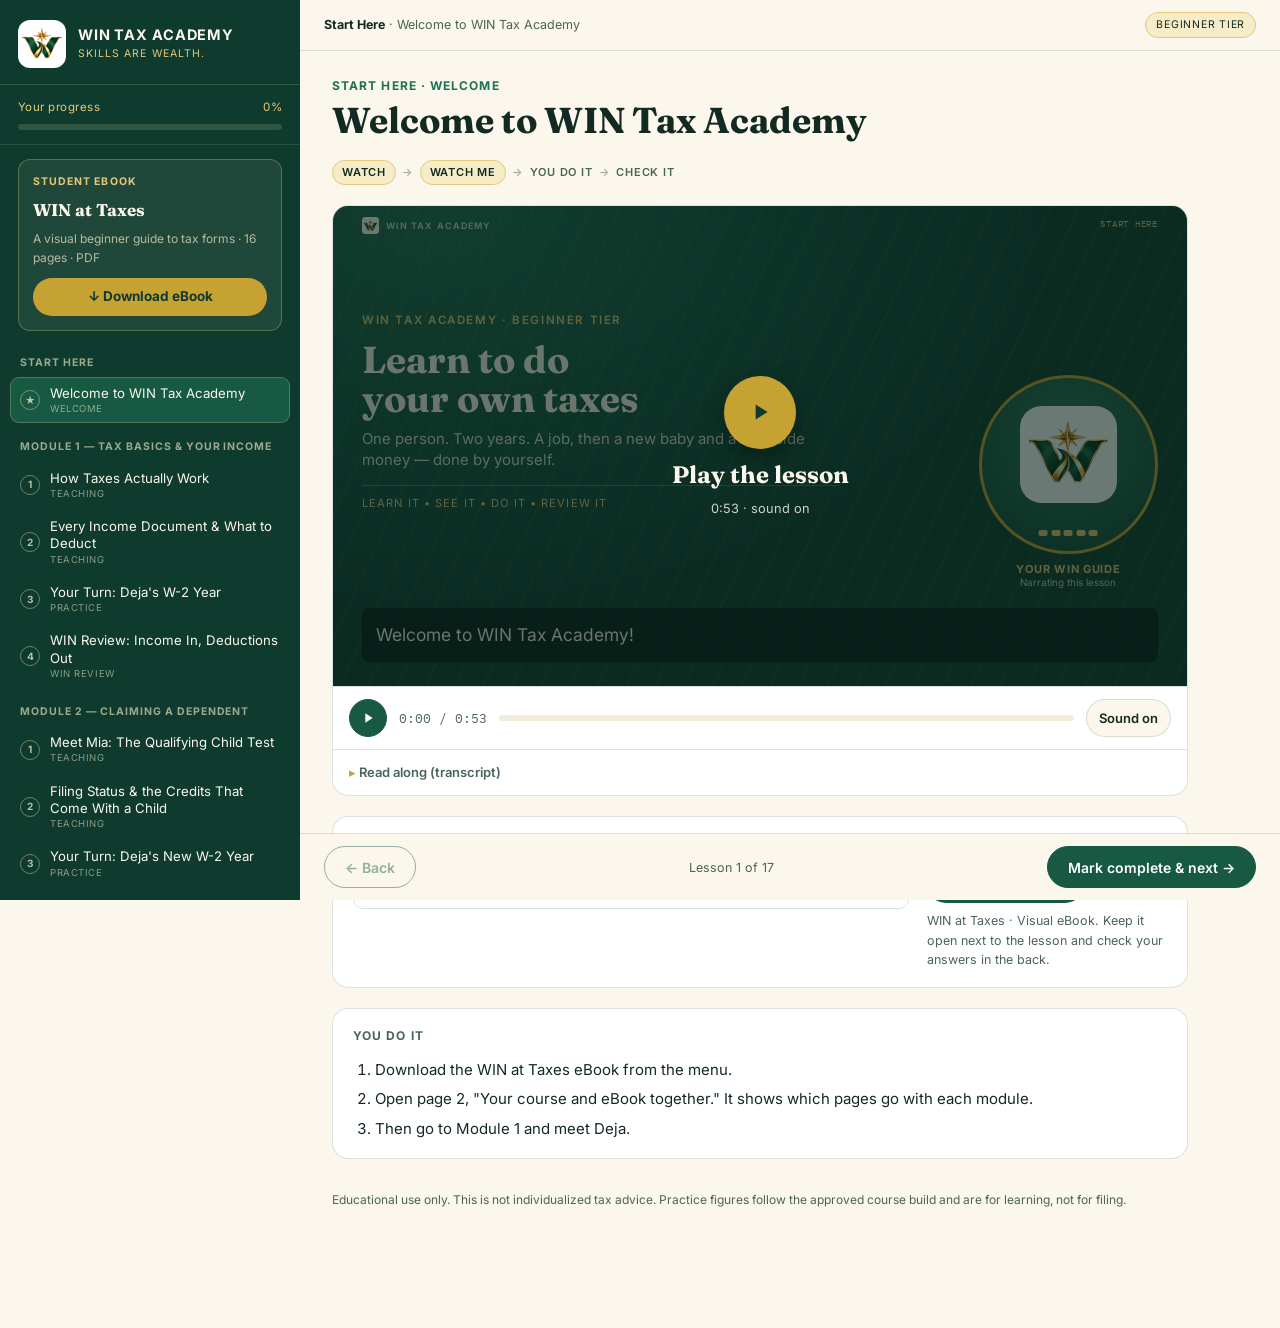
<file: index.html>
<!doctype html>
<html lang="en">
<head>
<meta charset="utf-8">
<meta name="viewport" content="width=device-width,initial-scale=1,viewport-fit=cover">
<meta name="description" content="WIN Tax Academy Beginner Tier: learn to do your own taxes with narrated lessons, practice worksheets and quizzes.">
<meta name="theme-color" content="#0E3B2E">
<link rel="icon" type="image/png" href="beginner/logo.png">
<link rel="apple-touch-icon" href="beginner/logo.png">
<title>WIN Tax Academy Beginner</title>
<meta name="claude:viewport-fit-sides" content="cover">
<link rel="stylesheet" href="https://fonts.googleapis.com/css2?family=Fraunces:opsz,wght@9..144,600;9..144,700&family=Inter:wght@400;500;600;700&family=IBM+Plex+Mono:wght@500;600&display=swap">
<style>
/* Layout: green course-map sidebar + lesson column (video stage, student work, quiz). WIN green/gold brand. */
:root{
  --paper:#FBF7EC; --paper-2:#F2ECDA; --surface:#FFFFFF;
  --ink:#132A22; --ink-dim:#4B6459; --line:rgba(19,42,34,.14);
  --green-900:#0E3B2E; --green-800:#123F30; --green-700:#175943; --green-600:#1F7154;
  --gold-500:#C6A233; --gold-300:#E4C978; --gold-100:#F6EDC8;
  --good:#1C6B4F; --good-bg:#E7F2EC; --bad:#A6402D; --bad-bg:#F7E6E1;
  --f-display:'Fraunces',Georgia,serif; --f-body:'Inter',system-ui,-apple-system,sans-serif; --f-mono:'IBM Plex Mono',ui-monospace,monospace;
}
@media (prefers-color-scheme: dark){:root:not([data-theme="light"]){
  --paper:#0D1915; --paper-2:#122921; --surface:#142B23; --ink:#EEEADA; --ink-dim:#AFC2B7; --line:rgba(238,234,218,.14);
  --green-900:#0A241C; --green-800:#0F2E24; --green-700:#1E6B51; --green-600:#3C9A76;
  --gold-500:#D9B94C; --gold-300:#EAD48A; --gold-100:#2B2510;
  --good:#4FBF8E; --good-bg:#123226; --bad:#E0836E; --bad-bg:#33201B; color-scheme:dark}}
:root[data-theme="dark"]{
  --paper:#0D1915; --paper-2:#122921; --surface:#142B23; --ink:#EEEADA; --ink-dim:#AFC2B7; --line:rgba(238,234,218,.14);
  --green-900:#0A241C; --green-800:#0F2E24; --green-700:#1E6B51; --green-600:#3C9A76;
  --gold-500:#D9B94C; --gold-300:#EAD48A; --gold-100:#2B2510;
  --good:#4FBF8E; --good-bg:#123226; --bad:#E0836E; --bad-bg:#33201B; color-scheme:dark}

*{box-sizing:border-box}
[hidden]{display:none!important}
html,body{min-height:100%}
body{margin:0;background:var(--paper);color:var(--ink);font-family:var(--f-body);font-size:15px;line-height:1.55;-webkit-font-smoothing:antialiased}
button{font-family:inherit;color:inherit}
:focus-visible{outline:2px solid var(--gold-500);outline-offset:2px}
h1,h2{font-family:var(--f-display);text-wrap:balance}

.app{display:flex;min-height:100vh;max-width:1440px;margin:0 auto}

/* Sidebar */
.sidebar{width:300px;flex-shrink:0;background:#0E3B2E;color:#FBF7EC;display:flex;flex-direction:column;position:sticky;top:0;height:100vh;overflow-y:auto;z-index:20}
.brand{display:flex;align-items:center;gap:12px;padding:20px 18px 16px;border-bottom:1px solid rgba(230,214,155,.18)}
.brand img{width:48px;height:48px;border-radius:12px;background:#fff;padding:4px;flex-shrink:0}
.brand-name{font-size:14.5px;font-weight:700;letter-spacing:.06em;line-height:1.2}
.brand-tag{font-size:10.5px;color:#E4C978;letter-spacing:.1em;text-transform:uppercase;margin-top:3px}
.prog{padding:14px 18px;border-bottom:1px solid rgba(230,214,155,.14)}
.prog-l{display:flex;justify-content:space-between;font-size:11.5px;color:#E4C978;letter-spacing:.04em;margin-bottom:7px}
.prog-t{height:6px;border-radius:99px;background:rgba(230,214,155,.16);overflow:hidden}
.prog-f{height:100%;width:0;background:linear-gradient(90deg,#C6A233,#E4C978);transition:width .35s}
nav.map{padding:6px 10px 18px;flex:1}
.m-head{padding:14px 10px 6px;font-size:10.5px;letter-spacing:.09em;text-transform:uppercase;color:rgba(246,237,200,.62);font-weight:700}
.l-btn{width:100%;text-align:left;display:flex;align-items:center;gap:10px;padding:8px 10px;border-radius:9px;border:0;background:transparent;color:#FBF7EC;cursor:pointer;font-size:13.2px;line-height:1.3;margin-bottom:2px}
.l-btn:hover{background:rgba(255,255,255,.07)}
.l-btn.on{background:#175943;box-shadow:inset 0 0 0 1px rgba(230,214,155,.28)}
.l-btn .dot{width:20px;height:20px;border-radius:50%;flex-shrink:0;display:flex;align-items:center;justify-content:center;border:1.5px solid rgba(246,237,200,.4);font-size:10px;font-weight:700;color:rgba(246,237,200,.75)}
.l-btn.done .dot{background:#C6A233;border-color:#C6A233;color:#0E3B2E}
.l-btn .lt{flex:1;min-width:0}
.l-btn .lg{display:block;font-size:9.5px;color:rgba(246,237,200,.55);text-transform:uppercase;letter-spacing:.06em;margin-top:1px}
.ebook-side{margin:14px 18px 4px;padding:14px;border-radius:12px;background:rgba(251,247,236,.07);border:1px solid rgba(228,201,120,.3);display:flex;flex-direction:column;gap:10px}
.ebook-side .k{font-size:10.5px;letter-spacing:.1em;text-transform:uppercase;color:#E4C978;font-weight:700}
.ebook-side .n{font-family:var(--f-display);font-weight:700;font-size:17px;line-height:1.2}
.ebook-side .m{font-size:12px;color:rgba(246,237,200,.7)}
.dl{display:inline-flex;align-items:center;justify-content:center;gap:8px;height:38px;padding:0 16px;border-radius:99px;background:#C6A233;color:#0E3B2E;font-weight:700;font-size:13.5px;text-decoration:none;border:0;cursor:pointer}
.dl:hover{background:#E4C978}
.side-foot{padding:14px 18px 18px;font-size:10.5px;color:rgba(246,237,200,.6);border-top:1px solid rgba(230,214,155,.14);line-height:1.5}

/* Main */
.main{flex:1;min-width:0;display:flex;flex-direction:column}
.topbar{position:sticky;top:env(safe-area-inset-top,0px);z-index:15;background:var(--paper);border-bottom:1px solid var(--line);padding-block:12px;padding-left:max(24px,env(safe-area-inset-left,0px));padding-right:max(24px,env(safe-area-inset-right,0px));display:flex;align-items:center;gap:12px}
body::before{content:"";position:fixed;inset:0 0 auto;height:env(safe-area-inset-top,0px);z-index:10;background:var(--paper)}
.menu-btn{display:none;width:38px;height:38px;border-radius:9px;border:1px solid var(--line);background:var(--surface);cursor:pointer;align-items:center;justify-content:center;flex-shrink:0}
.crumb{font-size:12.5px;color:var(--ink-dim);min-width:0;overflow:hidden;text-overflow:ellipsis;white-space:nowrap}
.crumb b{color:var(--ink)}
.tier{margin-left:auto;font-size:10.5px;letter-spacing:.07em;text-transform:uppercase;color:var(--ink);background:var(--gold-100);border:1px solid var(--gold-300);padding:4px 10px;border-radius:99px;white-space:nowrap}

.pane{padding-block:26px 40px;padding-left:max(32px,env(safe-area-inset-left,0px));padding-right:max(32px,env(safe-area-inset-right,0px));max-width:920px;width:100%;display:flex;flex-direction:column;gap:20px}
.eyebrow{font-size:12px;letter-spacing:.09em;text-transform:uppercase;color:var(--green-600);font-weight:700}
.l-h1{font-size:clamp(26px,4vw,36px);font-weight:700;line-height:1.12;margin:4px 0 0}
.method{display:flex;align-items:center;gap:6px;flex-wrap:wrap;font-size:11px;letter-spacing:.07em;text-transform:uppercase;color:var(--ink-dim);font-weight:600}
.method span.on{color:var(--ink);background:var(--gold-100);border:1px solid var(--gold-300);border-radius:99px;padding:3px 9px}
.method span.off{padding:3px 0}
.method i{font-style:normal;opacity:.5}

/* Player */
.player{container-type:inline-size;display:flex;flex-direction:column;border-radius:16px;overflow:hidden;border:1px solid var(--line);background:var(--surface)}
.stage{position:relative;aspect-ratio:16/9;max-width:100%;color:#FBF7EC;background:radial-gradient(120% 140% at 12% 0%,#1d6a50,#0E3B2E 62%);display:grid;grid-template-columns:1fr 21cqw;grid-template-rows:1fr auto;gap:2.2cqw 2.4cqw;padding:3.4cqw 3.4cqw 2.8cqw;overflow:hidden}
.stage::before{content:"";position:absolute;inset:0;background:repeating-linear-gradient(115deg,rgba(230,214,155,.05) 0 2px,transparent 2px 26px);pointer-events:none}
.s-mark{position:absolute;top:1.3cqw;left:3.4cqw;display:flex;align-items:center;gap:.8cqw;font-size:1.05cqw;letter-spacing:.12em;font-weight:700;color:rgba(251,247,236,.75);z-index:1}
.s-mark img{width:2cqw;height:2cqw;border-radius:.4cqw;background:#fff;padding:.15cqw}
.s-tag{position:absolute;top:1.3cqw;right:3.4cqw;font-family:var(--f-mono);font-size:1.1cqw;letter-spacing:.08em;text-transform:uppercase;color:#E4C978;z-index:1}
.vis{grid-area:1/1;min-width:0;min-height:0;position:relative;z-index:1;display:flex;flex-direction:column;justify-content:center}

/* Title card */
.tc{display:flex;flex-direction:column;gap:1.2cqw;max-width:56cqw}
.tc-e{font-size:1.35cqw;letter-spacing:.14em;text-transform:uppercase;color:#E4C978;font-weight:600}
.tc-t{font-family:var(--f-display);font-weight:700;font-size:4.4cqw;line-height:1.05;text-wrap:balance}
.tc-s{font-size:1.75cqw;color:rgba(251,247,236,.85);line-height:1.4}
.tc-g{font-size:1.3cqw;letter-spacing:.1em;color:#E4C978;border-top:1px solid rgba(228,201,120,.35);padding-top:1.1cqw;margin-top:.4cqw}

/* Form (W-2 / 1099) */
.form{background:#FFFDF6;color:#132A22;border-radius:.8cqw;padding:1.3cqw 1.5cqw;box-shadow:0 1.2cqw 3cqw rgba(0,0,0,.28)}
.f-head{display:flex;justify-content:space-between;align-items:baseline;gap:1cqw;border-bottom:1.5px solid #132A22;padding-bottom:.6cqw;margin-bottom:.8cqw}
.f-title{font-family:var(--f-display);font-weight:700;font-size:2.3cqw}
.f-title small{font-family:var(--f-body);font-weight:500;font-size:1.1cqw;color:#4B6459;margin-left:.6cqw}
.f-who{font-size:1.1cqw;color:#4B6459;text-align:right}
.f-who b{display:block;color:#132A22;font-size:1.4cqw;letter-spacing:.02em}
.f-grid{display:grid;grid-template-columns:1fr 1fr;gap:.6cqw}
.f-notes{display:grid;grid-template-columns:1fr 1fr;gap:.6cqw;margin-top:.7cqw;padding-top:.7cqw;border-top:1px dashed rgba(19,42,34,.25)}
.bx{border:1px solid rgba(19,42,34,.22);border-radius:.45cqw;padding:.55cqw .8cqw;display:flex;flex-direction:column;gap:.15cqw;transition:background .3s,border-color .3s,opacity .3s,box-shadow .3s}
.bx .lb{font-size:1.1cqw;color:#4B6459;display:flex;gap:.6cqw;align-items:center;line-height:1.2}
.bx .nm{font-family:var(--f-mono);font-weight:600;font-size:1cqw;background:#F6EDC8;color:#123F30;border-radius:.3cqw;padding:0 .45cqw}
.bx .vl{font-family:var(--f-mono);font-weight:600;font-size:1.7cqw;font-variant-numeric:tabular-nums}
.bx.note{background:#F4F0E2;border-style:dashed}
.bx.note .vl{font-family:var(--f-body);font-size:1.45cqw}
.focus .bx{opacity:.38}
.focus .bx.on{opacity:1;background:#FFF3C4;border-color:#C6A233;box-shadow:0 0 0 .3cqw rgba(198,162,51,.35)}

/* Lists */
.lst{display:grid;gap:1cqw}
.lst.grid{grid-template-columns:repeat(var(--cols,3),minmax(0,1fr))}
.it{border-radius:.9cqw;padding:1.1cqw 1.3cqw;background:rgba(251,247,236,.08);border:1px solid rgba(228,201,120,.22);display:flex;flex-direction:column;gap:.35cqw;transition:background .3s,border-color .3s,opacity .3s,transform .3s;min-width:0}
.it .t{font-family:var(--f-display);font-weight:700;font-size:1.85cqw;line-height:1.15}
.it .d{font-size:1.25cqw;color:rgba(251,247,236,.78);line-height:1.35}
.focus .it{opacity:.4}
.focus .it.seen{opacity:.72}
.it.on,.focus .it.on{opacity:1;background:#FBF7EC;color:#0E3B2E;border-color:#C6A233;box-shadow:0 0 0 .3cqw rgba(198,162,51,.4)}
.it.on .d{color:#4B6459}
/* flow */
.lst.flow{grid-auto-flow:column;grid-auto-columns:minmax(0,1fr);align-items:stretch}
.lst.flow .it{position:relative}
.lst.flow .it:not(:last-child)::after{content:"→";position:absolute;right:-1.05cqw;top:50%;transform:translate(50%,-50%);color:#E4C978;font-size:1.6cqw;z-index:2}
.lst.flow .it .t{font-size:1.6cqw}
/* check & ledger rows */
.lst.check,.lst.ledger{grid-template-columns:1fr;gap:.7cqw}
.lst.check .it,.lst.ledger .it{flex-direction:row;align-items:center;gap:1.2cqw;padding:.8cqw 1.3cqw}
.lst.check .it .t,.lst.ledger .it .t{font-size:1.65cqw}
.lst.check .it .d{font-size:1.2cqw;margin-left:auto;text-align:right}
.ck{width:2.4cqw;height:2.4cqw;border-radius:50%;border:.2cqw solid rgba(228,201,120,.6);flex-shrink:0;display:flex;align-items:center;justify-content:center;font-size:1.4cqw;font-weight:700;color:transparent;transition:background .3s,color .3s}
.it.seen .ck,.it.on .ck{background:#C6A233;border-color:#C6A233;color:#0E3B2E}
.lst.ledger .it{background:#FFFDF6;color:#132A22;border-color:rgba(19,42,34,.18)}
.lst.ledger .it .d{margin-left:auto;font-family:var(--f-mono);font-weight:600;font-size:1.6cqw;color:#132A22;font-variant-numeric:tabular-nums;text-align:right}
.lst.ledger .it.on{background:#FFF3C4}
.lst.ledger.focus .it{opacity:.5}.lst.ledger.focus .it.seen{opacity:.88}.lst.ledger.focus .it.on{opacity:1}
.lst.flow.wide{grid-auto-flow:row;grid-template-columns:repeat(3,minmax(0,1fr));row-gap:1.6cqw}
.lst.flow.wide .it:nth-child(3n)::after{content:none}
.lst.ledger.many{gap:.5cqw}.lst.ledger.many .it{padding:.55cqw 1.3cqw}

/* Presenter */
.presenter{grid-area:1/2;align-self:end;display:flex;flex-direction:column;align-items:center;gap:.9cqw;z-index:1}
.face{width:100%;aspect-ratio:1;max-width:100%;border-radius:50%;background:radial-gradient(circle at 50% 35%,#2a7a5d,#123F30);border:.45cqw solid #C6A233;position:relative;overflow:hidden}
.face img{position:absolute;left:22%;top:16%;width:56%;height:56%;object-fit:contain;background:#fff;border-radius:22%;padding:5%}
.bars{position:absolute;left:50%;bottom:9%;transform:translateX(-50%);display:flex;gap:6%;align-items:flex-end;width:34%;height:14%}
.bars i{flex:1;height:25%;background:#E4C978;border-radius:2px;transition:height .2s}
.talking .bars i{animation:eq .8s ease-in-out infinite alternate}
.talking .bars i:nth-child(2){animation-delay:-.2s}.talking .bars i:nth-child(3){animation-delay:-.45s}.talking .bars i:nth-child(4){animation-delay:-.1s}.talking .bars i:nth-child(5){animation-delay:-.6s}
@keyframes eq{from{height:20%}to{height:100%}}
.face::after{content:"";position:absolute;inset:-.45cqw;border-radius:50%;box-shadow:0 0 0 0 rgba(228,201,120,.6)}
.talking .face::after{animation:ring 1.4s ease-out infinite}
.talking .mouth{animation:talk .32s ease-in-out infinite alternate;transform-origin:50px 52px}
@keyframes ring{to{box-shadow:0 0 0 2.2cqw rgba(228,201,120,0)}}
@keyframes talk{from{transform:scaleY(.35)}to{transform:scaleY(1.15)}}
.p-label{font-size:1.15cqw;text-align:center;color:rgba(251,247,236,.78);line-height:1.3}
.p-label b{display:block;color:#E4C978;font-size:1.3cqw;letter-spacing:.06em;text-transform:uppercase}

.caption{grid-area:2/1/3/3;z-index:1;background:rgba(6,22,17,.74);border-radius:.8cqw;padding:1cqw 1.6cqw;font-size:2.05cqw;line-height:1.35;min-height:6.4cqw;display:flex;align-items:center;text-wrap:pretty}
.overlay{position:absolute;inset:0;z-index:3;display:flex;flex-direction:column;align-items:center;justify-content:center;gap:1.4cqw;background:rgba(9,32,25,.6);border:0;cursor:pointer;color:#FBF7EC;width:100%}
.overlay .play{width:8.5cqw;height:8.5cqw;min-width:54px;min-height:54px;border-radius:50%;background:#C6A233;color:#0E3B2E;display:flex;align-items:center;justify-content:center;box-shadow:0 8px 24px rgba(0,0,0,.3)}
.overlay .o-t{font-family:var(--f-display);font-weight:700;font-size:max(18px,2.8cqw)}
.overlay .o-s{font-size:max(12px,1.5cqw);color:rgba(251,247,236,.82)}

@container (max-width:600px){
  .stage{aspect-ratio:auto;grid-template-columns:1fr 23cqw;grid-template-rows:auto auto;gap:3cqw;padding:7cqw 4cqw 4cqw;min-height:100cqw}
  .s-mark{font-size:2.4cqw;top:2.2cqw;left:4cqw} .s-mark img{width:4cqw;height:4cqw}
  .s-tag{font-size:2.4cqw;top:2.4cqw;right:4cqw}
  .vis{grid-area:1/1/2/3}
  .tc{max-width:none;gap:2.4cqw} .tc-e{font-size:2.8cqw} .tc-t{font-size:8.4cqw} .tc-s{font-size:3.7cqw} .tc-g{font-size:2.7cqw;padding-top:2.4cqw}
  .form{padding:2.6cqw 3cqw;border-radius:2cqw}
  .f-title{font-size:4.6cqw} .f-title small{display:none} .f-who{font-size:2.4cqw} .f-who b{font-size:2.8cqw}
  .f-grid,.f-notes{gap:1.4cqw} .f-notes{grid-template-columns:1fr}
  .bx{padding:1.3cqw 1.8cqw;border-radius:1.2cqw} .bx .lb{font-size:2.5cqw} .bx .nm{font-size:2.3cqw} .bx .vl{font-size:3.6cqw} .bx.note .vl{font-size:3.2cqw}
  .lst{gap:2cqw} .lst.grid{grid-template-columns:repeat(2,minmax(0,1fr))}
  .it{padding:2.2cqw 2.6cqw;border-radius:2cqw;gap:.6cqw} .it .t{font-size:3.7cqw} .it .d{font-size:2.8cqw}
  .lst.flow{grid-auto-flow:row;grid-template-columns:1fr}
  .lst.flow .it:not(:last-child)::after{content:"↓";right:auto;left:50%;top:auto;bottom:-2cqw;transform:translate(-50%,50%);font-size:3cqw}
  .lst.flow .it .t{font-size:3.5cqw}
  .lst.flow.wide{grid-template-columns:1fr}
  .lst.flow.wide .it:nth-child(3n):not(:last-child)::after{content:"↓"}
  .lst.check,.lst.ledger{gap:1.6cqw} .lst.check .it,.lst.ledger .it{padding:1.8cqw 2.6cqw;gap:2.4cqw}
  .lst.check .it .t,.lst.ledger .it .t{font-size:3.4cqw} .lst.check .it .d{font-size:2.6cqw;max-width:45%} .lst.ledger .it .d{font-size:3.3cqw}
  .lst.ledger.many{gap:1.2cqw} .lst.ledger.many .it{padding:1.3cqw 2.6cqw}
  .ck{width:5cqw;height:5cqw;font-size:3cqw;border-width:.45cqw}
  .presenter{grid-area:2/2} .p-label{display:none}
  .caption{grid-area:2/1;font-size:3.9cqw;padding:2.2cqw 3cqw;border-radius:2cqw;min-height:18cqw}
}

.controls{display:flex;align-items:center;gap:12px;padding:12px 16px;border-top:1px solid var(--line);flex-wrap:wrap}
.ctl{display:inline-flex;align-items:center;justify-content:center;gap:6px;height:38px;min-width:38px;padding:0 12px;border-radius:99px;border:1px solid var(--line);background:var(--paper);cursor:pointer;font-size:13px;font-weight:600}
.ctl.primary{background:var(--green-700);border-color:var(--green-700);color:#fff;width:38px;padding:0}
.ctl[aria-pressed="false"]{color:var(--ink-dim)}
.time{font-family:var(--f-mono);font-size:12.5px;color:var(--ink-dim);font-variant-numeric:tabular-nums;white-space:nowrap}
.track{flex:1;min-width:140px;height:22px;position:relative;cursor:pointer;display:flex;align-items:center}
.track-bg{position:absolute;left:0;right:0;height:6px;border-radius:99px;background:var(--paper-2);overflow:hidden}
.track-fill{height:100%;width:0;background:linear-gradient(90deg,var(--gold-500),var(--gold-300))}

.transcript{border-top:1px solid var(--line)}
.transcript summary{cursor:pointer;padding:12px 16px;font-size:13px;font-weight:600;color:var(--ink-dim);list-style:none}
.transcript summary::-webkit-details-marker{display:none}
.transcript summary::before{content:"▸ ";color:var(--gold-500)}
.transcript[open] summary::before{content:"▾ "}
.tl{padding:0 16px 14px;display:flex;flex-direction:column;gap:2px}
.tl button{text-align:left;border:0;background:none;padding:6px 8px;border-radius:8px;font-size:14px;line-height:1.5;cursor:pointer;color:var(--ink-dim)}
.tl button:hover{background:var(--paper-2)}
.tl button.on{background:var(--gold-100);color:var(--ink)}

/* Cards */
.card{background:var(--surface);border:1px solid var(--line);border-radius:16px;padding:18px 20px}
.card-h{font-size:12px;letter-spacing:.09em;text-transform:uppercase;color:var(--ink-dim);font-weight:700;margin:0 0 12px;font-family:var(--f-body)}
.does ol{margin:0;padding-left:22px;display:flex;flex-direction:column;gap:6px}
.chips{display:flex;flex-wrap:wrap;gap:8px}
.chip{display:inline-flex;align-items:center;gap:8px;padding:8px 12px;border:1px dashed var(--line);border-radius:10px;font-size:13.5px}
.chip em{font-style:normal;font-size:10.5px;letter-spacing:.05em;text-transform:uppercase;color:var(--ink-dim);background:var(--paper-2);padding:2px 7px;border-radius:99px}
.eb{display:flex;gap:18px;align-items:flex-start;flex-wrap:wrap}
.eb-pages{flex:1;min-width:220px;display:flex;flex-direction:column;gap:8px}
/* sample documents */
.samp-intro{margin:-4px 0 14px;color:var(--ink-dim);font-size:14px}
.samps{display:grid;grid-template-columns:repeat(auto-fill,minmax(300px,1fr));gap:16px}
.sd{margin:0;position:relative;display:flex;flex-direction:column;gap:8px}
.sd-stamp{align-self:flex-start;font:600 10px/1 var(--f-mono);letter-spacing:.08em;color:#A6402D;border:1.5px solid #A6402D;border-radius:4px;padding:3px 6px;background:transparent}
.sd figcaption{font-weight:600;font-size:13.5px}
.sd-tips{margin:0;padding-left:18px;font-size:13.5px;color:var(--ink-dim)} .sd-tips li{margin:2px 0}
.sd-form{background:#FFFDF6;color:#132A22;border:1.5px solid #8a3b3b;border-radius:4px;font-size:11px;overflow:hidden}
.sd-top{display:flex;justify-content:space-between;align-items:stretch;border-bottom:1.5px solid #8a3b3b}
.sd-id{padding:6px 8px;display:flex;flex-direction:column} .sd-id b{font-size:14px} .sd-id span{font-size:10.5px;color:#4B6459}
.sd-yr{font:700 22px/1 var(--f-mono);padding:8px 10px;border-left:1.5px solid #8a3b3b;display:flex;align-items:center}
.sd-body{display:grid;grid-template-columns:1fr 1.25fr}
.sd-left{border-right:1px solid rgba(138,59,59,.5)}
.sd-cell,.sd-bx{padding:4px 6px;border-bottom:1px solid rgba(138,59,59,.35);display:flex;flex-direction:column;gap:1px;min-height:34px}
.sd-cell small,.sd-bx small{font-size:9.5px;color:#4B6459;line-height:1.2}
.sd-cell span{font-weight:600;font-size:11.5px}
.sd-boxes{display:grid;grid-template-columns:1fr 1fr}
.sd-bx:nth-child(odd){border-right:1px solid rgba(138,59,59,.35)}
.sd-bx span{font:600 12.5px/1.2 var(--f-mono);text-align:right;font-variant-numeric:tabular-nums}
.sd-bx.hl{background:#FFF3C4;box-shadow:inset 0 0 0 2px #C6A233}
.sd-app{background:#fff;color:#132A22;border:1px solid var(--line);border-radius:18px;padding:10px;max-width:340px;box-shadow:0 6px 18px rgba(0,0,0,.08)}
.sd-app-h{display:flex;flex-direction:column;padding:4px 6px 10px;border-bottom:1px solid rgba(19,42,34,.1)} .sd-app-h small{color:#4B6459;font-size:11px}
.sd-tx{display:flex;gap:10px;align-items:flex-start;padding:9px 6px;border-bottom:1px solid rgba(19,42,34,.07)}
.sd-av{width:30px;height:30px;border-radius:50%;background:#E7F2EC;color:#1C6B4F;font-weight:700;display:flex;align-items:center;justify-content:center;flex-shrink:0}
.sd-tx-m{flex:1;min-width:0;display:flex;flex-direction:column;font-size:13px} .sd-tx-m small{color:#4B6459;font-size:12px}
.sd-tx-m .tag{font-style:normal;font-size:11px;font-weight:600;margin-top:3px;padding:2px 6px;border-radius:5px;align-self:flex-start}
.tag.biz{background:#E7F2EC;color:#1C6B4F} .tag.per{background:#EEF0F3;color:#4a5563} .tag.exp{background:#F6EDC8;color:#7a5d0f}
.sd-amt{font:600 13px var(--f-mono);white-space:nowrap} .sd-amt.biz{color:#1C6B4F} .sd-amt.exp{color:#A6402D}
.sd-ledger{background:#FDFBF3;color:#132A22;border:1px solid #d9d2b8;border-radius:6px;padding:10px 12px;background-image:repeating-linear-gradient(transparent 0 25px,#dce6f0 25px 26px)}
.sd-led-h{font:600 15px var(--f-display);margin-bottom:6px}
.sd-ledger table{width:100%;border-collapse:collapse;font-size:12.5px} .sd-ledger th{text-align:left;font-size:11px;color:#4B6459;border-bottom:1.5px solid #c9a7a7} .sd-ledger td{padding:5px 2px}
.sd-ledger td:last-child,.sd-ledger th:last-child{text-align:right;font-family:var(--f-mono)}
.sd-ledger p{font-size:12.5px;margin:10px 0 0;font-style:italic;color:#4B6459}
@media (max-width:380px){.sd-body{grid-template-columns:1fr}.sd-left{border-right:0}}
.eb-pg{display:flex;align-items:center;gap:12px;padding:10px 12px;border:1px solid var(--line);border-radius:10px;text-decoration:none;color:var(--ink);font-size:14px}
.eb-pg:hover{border-color:var(--green-600);background:var(--paper-2)}
.eb-pg b{font-family:var(--f-mono);font-size:12px;min-width:52px;color:var(--green-600)}
.eb-pg span{flex:1;min-width:0}
.eb-pg i{font-style:normal;font-size:12px;color:var(--ink-dim)}
.eb-side{display:flex;flex-direction:column;gap:8px;align-items:flex-start}
.eb-note{font-size:12.5px;color:var(--ink-dim);max-width:30ch}
.dl.green{background:var(--green-700);color:#fff}
.dl.green:hover{background:var(--green-600)}
.toast{position:fixed;left:50%;bottom:calc(84px + env(safe-area-inset-bottom,0px));transform:translateX(-50%);background:var(--green-900);color:#FBF7EC;padding:10px 16px;border-radius:99px;font-size:13.5px;z-index:30;box-shadow:0 6px 20px rgba(0,0,0,.25)}
.yr{display:inline-block;margin-top:8px;font-size:11.5px;font-weight:700;letter-spacing:.06em;text-transform:uppercase;color:var(--green-600);border:1px solid var(--line);border-radius:99px;padding:3px 10px}
.given{display:grid;grid-template-columns:repeat(auto-fit,minmax(150px,1fr));gap:8px;margin:0 0 16px}
.given div{background:var(--paper-2);border-radius:10px;padding:8px 12px}
.given dt{font-size:11.5px;color:var(--ink-dim)}
.given dd{margin:0;font-family:var(--f-mono);font-weight:600;font-size:15px}
.steps{margin:0;padding:0;list-style:none;display:flex;flex-direction:column;gap:10px;counter-reset:st}
.st{border:1px solid var(--line);border-radius:12px;padding:12px 14px;display:flex;flex-direction:column;gap:8px;counter-increment:st}
.st.ok{border-color:var(--good);background:var(--good-bg)}
.st-q{font-weight:600;display:flex;gap:10px}
.st-q::before{content:counter(st);flex-shrink:0;width:22px;height:22px;border-radius:50%;background:var(--green-700);color:#fff;font-size:12px;display:flex;align-items:center;justify-content:center;margin-top:1px}
.st.ok .st-q::before{content:"✓";background:var(--good)}
.st-a{display:flex;align-items:center;gap:8px;flex-wrap:wrap;padding-left:32px}
.amt{display:flex;align-items:center;border:1px solid var(--line);border-radius:10px;background:var(--surface);overflow:hidden}
.amt span{padding:0 4px 0 10px;color:var(--ink-dim);font-family:var(--f-mono)}
.amt span.u{padding:0 10px 0 4px}
.amt input{border:0;outline:0;background:transparent;font-family:var(--f-mono);font-size:15px;width:9.5em;max-width:46vw;padding:9px 10px 9px 0;color:var(--ink)}
.amt:focus-within{border-color:var(--green-600);box-shadow:0 0 0 3px rgba(31,113,84,.15)}
.ch{border:1px solid var(--line);background:var(--surface);border-radius:99px;padding:7px 14px;font-size:14px;cursor:pointer}
.ch[aria-pressed="true"]{border-color:var(--green-700);background:var(--paper-2);font-weight:600}
.btn.sm{height:36px;padding:0 16px;font-size:13px}
.link{border:0;background:none;color:var(--green-600);font-weight:600;font-size:13px;cursor:pointer;text-decoration:underline;text-underline-offset:3px;padding:4px}
.st-fb{padding-left:32px;font-size:13.5px;font-weight:600}
.st-fb.good{color:var(--good)}.st-fb.bad{color:var(--bad)}
.st-how{padding-left:32px;font-size:13.5px;color:var(--ink-dim);font-family:var(--f-mono);line-height:1.6}
.wk-sum{margin-top:14px;font-size:14px;color:var(--ink-dim)}
.wk-sum b{color:var(--ink)}
.wk-note{margin:10px 0 0;font-size:13px;color:var(--ink-dim);background:var(--paper-2);border-radius:10px;padding:10px 12px}
.refs{display:grid;grid-template-columns:repeat(auto-fit,minmax(260px,1fr));gap:14px}
.ref h3{margin:0 0 8px;font-family:var(--f-body);font-size:14px}
.ref table{width:100%;border-collapse:collapse;font-size:13.5px}
.ref td{padding:7px 0;border-bottom:1px solid var(--line);vertical-align:top}
.ref td:last-child{text-align:right;font-family:var(--f-mono);font-weight:600;font-variant-numeric:tabular-nums;padding-left:12px;width:45%}
.src{margin:12px 0 0;font-size:11.5px;color:var(--ink-dim)}
.q{margin-bottom:18px}
.q-t{font-weight:600;margin-bottom:8px}
.opts{display:flex;flex-direction:column;gap:7px}
.opt{display:flex;align-items:center;gap:10px;padding:10px 13px;border:1px solid var(--line);border-radius:10px;cursor:pointer;font-size:14px}
.opt:hover{border-color:var(--green-600)}
.opt input{accent-color:var(--green-700);width:16px;height:16px;flex-shrink:0;margin:0}
.opt b{font-family:var(--f-mono);font-size:12px;color:var(--ink-dim)}
.opt.right{border-color:var(--good);background:var(--good-bg)}
.opt.wrong{border-color:var(--bad);background:var(--bad-bg)}
.fb{font-size:13px;font-weight:600;margin-top:6px}
.fb.good{color:var(--good)} .fb.bad{color:var(--bad)}
.actions{display:flex;align-items:center;gap:14px;flex-wrap:wrap}
.btn{height:42px;padding:0 20px;border-radius:99px;border:1px solid var(--green-700);background:var(--green-700);color:#fff;font-weight:600;font-size:14px;cursor:pointer}
.btn.ghost{background:transparent;color:var(--green-700)}
.btn:disabled{opacity:.45;cursor:not-allowed}
.score{font-size:13.5px;color:var(--ink-dim)}
.done-card{background:var(--green-900);color:#FBF7EC;border-radius:16px;padding:22px;display:flex;gap:18px;align-items:center}
.done-card img{width:64px;height:64px;border-radius:14px;background:#fff;padding:5px;flex-shrink:0}
.done-card h2{margin:0 0 4px;font-size:22px}
.done-card p{margin:0;color:rgba(251,247,236,.82);font-size:14px}
.disc{font-size:12px;color:var(--ink-dim);line-height:1.55}

.bottom{position:sticky;bottom:0;background:var(--paper);border-top:1px solid var(--line);padding-block:12px calc(12px + env(safe-area-inset-bottom,0px));padding-left:max(24px,env(safe-area-inset-left,0px));padding-right:max(24px,env(safe-area-inset-right,0px));display:flex;align-items:center;justify-content:space-between;gap:12px;margin-top:auto}
.bottom .pos{font-size:12.5px;color:var(--ink-dim)}

.scrim{display:none;position:fixed;inset:0;background:rgba(10,20,17,.5);z-index:19;border:0}
@media (max-width:880px){
  .sidebar{position:fixed;left:0;top:0;bottom:0;height:auto;transform:translateX(-104%);transition:transform .25s;box-shadow:0 0 40px rgba(0,0,0,.35);padding-top:env(safe-area-inset-top,0px);padding-left:env(safe-area-inset-left,0px)}
  body.nav .sidebar{transform:none}
  body.nav .scrim{display:block}
  .menu-btn{display:inline-flex}
  .pane{padding-block:20px 32px;padding-left:max(16px,env(safe-area-inset-left,0px));padding-right:max(16px,env(safe-area-inset-right,0px))}
  .topbar,.bottom{padding-left:max(16px,env(safe-area-inset-left,0px));padding-right:max(16px,env(safe-area-inset-right,0px))}
  .bottom .pos{display:none}
}
@media (prefers-reduced-motion:reduce){*{animation:none!important;transition:none!important}}

/* ---------- mock tax software (practice only) ---------- */
.mk-docs{margin:0 0 14px;border:1px solid var(--line);border-radius:12px;background:var(--paper-2)}
.mk-docs summary{cursor:pointer;padding:10px 14px;font-weight:700;font-size:13.5px;list-style:none}
.mk-docs summary::-webkit-details-marker{display:none}
.mk-docs summary::before{content:"▸ ";color:var(--gold-500)}
.mk-docs[open] summary::before{content:"▾ "}
.mk-docs summary span{font-weight:500;color:var(--ink-dim)}
.mk-dl{display:grid;grid-template-columns:repeat(auto-fit,minmax(220px,1fr));gap:10px;padding:0 12px 12px}
.mk-doc{background:var(--surface);border:1px solid var(--line);border-radius:10px;padding:10px 12px;font-size:13px}
.mk-doc h4{margin:0 0 6px;font-size:13px;display:flex;justify-content:space-between;gap:8px;flex-wrap:wrap}
.mk-doc h4 small{font-weight:500;color:var(--ink-dim)}
.mk-doc .row{display:flex;gap:8px;padding:5px 0;border-top:1px dashed var(--line);align-items:baseline}
.mk-doc .row b{font-family:var(--f-mono);font-size:11px;color:var(--green-600);min-width:44px}
.mk-doc .row span{flex:1;min-width:0}
.mk-doc .row i{font-style:normal;font-family:var(--f-mono);font-weight:600;font-variant-numeric:tabular-nums}
.mk-doc ul{margin:0;padding-left:18px;display:flex;flex-direction:column;gap:3px}
.mk-win{border:1px solid var(--line);border-radius:14px;overflow:hidden;background:var(--surface);box-shadow:0 4px 18px rgba(19,42,34,.07)}
.mk-bar{display:flex;align-items:center;gap:10px;padding:9px 14px;background:var(--green-800);color:#FBF7EC;font-size:13px;flex-wrap:wrap}
.mk-bar .dots{display:flex;gap:5px}
.mk-bar .dots i{width:9px;height:9px;border-radius:50%;background:rgba(251,247,236,.35)}
.mk-bar em{margin-left:auto;font-style:normal;font-size:10.5px;letter-spacing:.06em;text-transform:uppercase;background:var(--gold-300);color:#132A22;padding:3px 9px;border-radius:99px;font-weight:700}
.mk-tabs{display:flex;gap:4px;padding:8px 8px 0;background:var(--paper-2);border-bottom:1px solid var(--line);overflow-x:auto;scrollbar-width:none}
.mk-tabs::-webkit-scrollbar{display:none}
.mk-tab{flex-shrink:0;border:1px solid transparent;border-bottom:0;background:none;padding:8px 13px;border-radius:9px 9px 0 0;font-size:13px;font-weight:600;color:var(--ink-dim);cursor:pointer;display:flex;align-items:center;gap:6px}
.mk-tab[aria-selected="true"]{background:var(--surface);border-color:var(--line);color:var(--ink);margin-bottom:-1px}
.mk-tab .n{width:18px;height:18px;border-radius:50%;background:var(--line);color:var(--ink);font-size:10.5px;display:flex;align-items:center;justify-content:center}
.mk-tab.done .n{background:var(--good);color:#fff}
.mk-tab:disabled{opacity:.5;cursor:not-allowed}
.mk-body{padding:16px;animation:mkIn .25s ease}
@keyframes mkIn{from{opacity:0;transform:translateY(4px)}to{opacity:1;transform:none}}
@media (prefers-reduced-motion:reduce){.mk-body{animation:none}}
.mk-body h3{margin:0 0 4px;font-size:16px}
.mk-intro{margin:0 0 12px;font-size:14px;color:var(--ink-dim)}
.mk-clues{display:flex;flex-wrap:wrap;gap:6px;margin:0 0 12px}
.mk-clues span{font-size:12.5px;background:var(--gold-100);border:1px solid var(--gold-300);border-radius:99px;padding:4px 10px}
.mk-fields{display:flex;flex-direction:column;gap:10px}
.mk-f{border:1px solid var(--line);border-radius:10px;padding:10px 12px;display:grid;grid-template-columns:1fr auto;gap:6px 12px;align-items:center}
.mk-f.ok{border-color:var(--good);background:var(--good-bg)}
.mk-f.bad{border-color:var(--bad);background:var(--bad-bg)}
.mk-lb{font-weight:600;font-size:14px}
.mk-lb small{display:inline-block;margin-left:6px;font-weight:600;font-size:10.5px;letter-spacing:.04em;text-transform:uppercase;color:var(--green-600);background:var(--paper-2);border-radius:99px;padding:2px 7px}
.mk-in{display:flex;gap:6px;flex-wrap:wrap;justify-content:flex-end}
.mk-in .amt input{width:8.5em}
.mk-in input.tx{border:1px solid var(--line);border-radius:10px;background:var(--surface);font-size:15px;padding:9px 10px;width:9.5em;color:var(--ink)}
.mk-in input.tx:focus{outline:0;border-color:var(--green-600);box-shadow:0 0 0 3px rgba(31,113,84,.15)}
.mk-st{grid-column:1/-1;font-size:13px;font-weight:600}
.mk-st.good{color:var(--good)}.mk-st.bad{color:var(--bad)}
.mk-how{grid-column:1/-1;font-size:13px;color:var(--ink-dim);font-family:var(--f-mono);line-height:1.55;border-left:3px solid var(--gold-300);padding-left:10px}
.mk-act{display:flex;align-items:center;gap:10px;flex-wrap:wrap;margin-top:14px}
.mk-msg{font-size:13.5px;font-weight:600}
.mk-msg.good{color:var(--good)}.mk-msg.bad{color:var(--bad)}
.mk-res{margin-top:12px;border-radius:10px;background:var(--paper-2);padding:10px 12px;font-size:13.5px;display:flex;flex-direction:column;gap:4px}
.mk-res b{font-family:var(--f-mono)}
.mk-tbl{width:100%;border-collapse:collapse;font-size:13.5px}
.mk-tbl th{text-align:left;font-size:11px;letter-spacing:.06em;text-transform:uppercase;color:var(--ink-dim);padding:6px 6px;border-bottom:1px solid var(--line)}
.mk-tbl td{padding:9px 6px;border-bottom:1px solid var(--line);vertical-align:top}
.mk-tbl td.v{font-family:var(--f-mono);font-weight:600;font-variant-numeric:tabular-nums}
.mk-tbl td.v small{display:block;font-family:var(--f-body);font-weight:500;color:var(--ink-dim);font-size:11.5px}
.mk-tbl tr.ok td{background:var(--good-bg)}
.mk-tbl label{display:flex;align-items:center;gap:6px;cursor:pointer;font-weight:600;white-space:nowrap}
.mk-tbl input{accent-color:var(--green-700);width:17px;height:17px}
.mk-sum td:last-child{text-align:right;font-family:var(--f-mono);font-weight:600;font-variant-numeric:tabular-nums}
.mk-sum tr.big td{font-size:15px;border-top:2px solid var(--ink);border-bottom:0}
.mk-lock{font-size:14px;color:var(--ink-dim);padding:12px;background:var(--paper-2);border-radius:10px}
@media (max-width:560px){
  .mk-f{grid-template-columns:1fr}
  .mk-in{justify-content:flex-start}
  .mk-tbl .hide-s{display:none}
}
/* guided example (M3 L3) */
.wk-ex{border:1px solid var(--gold-300);background:var(--gold-100);border-radius:12px;padding:12px 14px;margin:0 0 16px}
.wk-ex h3{margin:0 0 8px;font-size:14px}
.wk-ex table{width:100%;border-collapse:collapse;font-size:14px}
.wk-ex td{padding:6px 0;border-bottom:1px solid var(--line)}
.wk-ex td:last-child{text-align:right;font-family:var(--f-mono);font-weight:600;font-variant-numeric:tabular-nums}
.wk-ex tr.total td{border-top:2px solid var(--ink);border-bottom:0;font-weight:700}
.wk-ex tr.todo td:last-child{color:var(--green-600);font-family:var(--f-body)}
.wk-bars{display:flex;flex-direction:column;gap:6px;margin-top:12px}
.wk-bar{display:grid;grid-template-columns:minmax(120px,170px) 1fr;gap:10px;align-items:center;font-size:12.5px}
.wk-bar .tr{height:22px;background:var(--surface);border-radius:6px;overflow:hidden}
.wk-bar .fl{height:100%;background:var(--green-700);color:#fff;font-family:var(--f-mono);font-size:11.5px;display:flex;align-items:center;justify-content:flex-end;padding-right:8px;transition:width .6s ease;white-space:nowrap}
.wk-bar:first-child .fl{background:var(--ink-dim)}
.wk-ex p{margin:10px 0 0;font-size:13.5px}
</style>
</head>
<body>


<div class="app">
  <button class="scrim" id="scrim" type="button" aria-label="Close course map"></button>
  <aside class="sidebar" id="sidebar">
    <div class="brand">
      <img src="beginner/logo.png" alt="WIN Tax Academy logo">
      <div><div class="brand-name">WIN TAX ACADEMY</div><div class="brand-tag">Skills Are Wealth.</div></div>
    </div>
    <div class="prog">
      <div class="prog-l"><span>Your progress</span><span id="progPct">0%</span></div>
      <div class="prog-t"><div class="prog-f" id="progFill"></div></div>
    </div>
    <div class="ebook-side">
      <div class="k">Student eBook</div>
      <div class="n">WIN at Taxes</div>
      <div class="m">A visual beginner guide to tax forms · 16 pages · PDF</div>
      <a class="dl js-dl" href="beginner/ebook.pdf" download="WIN-at-Taxes-Visual-eBook.pdf">↓ Download eBook</a>
    </div>
    <nav class="map" id="map" aria-label="Course map"></nav>
    <div class="side-foot">Beginner Tier · Learn to do your own taxes. Educational use only, not individualized tax advice. This course does not provide a PTIN, license, or authorization to prepare returns for others.</div>
  </aside>

  <main class="main">
    <div class="topbar">
      <button class="menu-btn" id="menuBtn" type="button" aria-label="Open course map"><svg width="18" height="18" viewBox="0 0 24 24" fill="none"><path d="M3 6h18M3 12h18M3 18h18" stroke="currentColor" stroke-width="2" stroke-linecap="round"/></svg></button>
      <div class="crumb" id="crumb"></div>
      <div class="tier">Beginner Tier</div>
    </div>

    <div class="pane">
      <header>
        <div class="eyebrow" id="eyebrow"></div>
        <h1 class="l-h1" id="title"></h1>
        <span class="yr" id="yr" hidden></span>
      </header>
      <div class="method" id="method"></div>

      <section class="player" aria-label="Lesson video">
        <div class="stage" id="stage">
          <div class="s-mark"><img src="beginner/logo.png" alt="">WIN TAX ACADEMY</div>
          <div class="s-tag" id="sTag"></div>
          <div class="vis" id="vis"></div>
          <div class="presenter" id="presenter">
            <div class="face" aria-hidden="true">
              <img src="beginner/logo.png" alt="">
              <div class="bars"><i></i><i></i><i></i><i></i><i></i></div>
            </div>
            <div class="p-label"><b>Your WIN guide</b>Narrating this lesson</div>
          </div>
          <div class="caption" id="caption" aria-live="polite"></div>
          <button class="overlay" id="overlay" type="button">
            <span class="play"><svg width="26" height="26" viewBox="0 0 24 24"><path d="M8 5v14l11-7z" fill="currentColor"/></svg></span>
            <span class="o-t" id="oTitle">Play the lesson</span>
            <span class="o-s" id="oSub"></span>
          </button>
        </div>
        <div class="controls">
          <button class="ctl primary" id="playBtn" type="button" aria-label="Play"></button>
          <span class="time" id="time">0:00 / 0:00</span>
          <div class="track" id="track" role="slider" tabindex="0" aria-label="Lesson position" aria-valuemin="0" aria-valuenow="0"><div class="track-bg"><div class="track-fill" id="fill"></div></div></div>
          <button class="ctl" id="voiceBtn" type="button" aria-pressed="true">Sound on</button>
        </div>
        <details class="transcript" id="transcript"><summary>Read along (transcript)</summary><div class="tl" id="tl"></div></details>
      </section>

      <section class="card samp" id="sampCard" hidden>
        <h2 class="card-h">See it on a real-looking document</h2>
        <p class="samp-intro">These are sample documents with made-up numbers from Deja's story. Real ones look very close to this. Find the form name and year first, then the boxes in gold.</p>
        <div class="samps" id="samps"></div>
      </section>
      <section class="card" id="refCard" hidden>
        <h2 class="card-h">Tax numbers you'll need</h2>
        <div class="refs" id="refs"></div>
        <p class="src">From IRS 2025 and 2026 inflation adjustments, the 2026 mileage notices, and the 2025 tax law changes. Practice figures only.</p>
      </section>
      <section class="card work" id="workCard" hidden>
        <h2 class="card-h" id="workTitle"></h2>
        <div id="wkEx"></div>
        <dl class="given" id="given"></dl>
        <ol class="steps" id="steps"></ol>
        <div class="wk-sum" id="wkSum" aria-live="polite"></div>
        <p class="wk-note" id="wkNote" hidden></p>
      </section>
      <section class="card mock" id="mockCard" hidden>
        <h2 class="card-h" id="mockTitle"></h2>
        <details class="mk-docs" id="mkDocs" open></details>
        <div class="mk-win">
          <div class="mk-bar"><span class="dots" aria-hidden="true"><i></i><i></i><i></i></span><b>WIN Practice Tax Software</b><em>Practice only · nothing is filed</em></div>
          <div class="mk-tabs" id="mkTabs" role="tablist" aria-label="Software screens"></div>
          <div class="mk-body" id="mkBody" aria-live="polite"></div>
        </div>
      </section>
      <section class="card" id="ebookCard">
        <h2 class="card-h">Follow along in the eBook</h2>
        <div class="eb">
          <div class="eb-pages" id="ebPages"></div>
          <div class="eb-side">
            <a class="dl green js-dl" href="beginner/ebook.pdf" download="WIN-at-Taxes-Visual-eBook.pdf">↓ Download eBook</a>
            <span class="eb-note">WIN at Taxes · Visual eBook. Keep it open next to the lesson and check your answers in the back.</span>
          </div>
        </div>
      </section>
      <section class="card does" id="doesCard"><h2 class="card-h">You do it</h2><ol id="does"></ol></section>
      <section class="card" id="quizCard">
        <h2 class="card-h" id="quizLabel"></h2>
        <div id="quiz"></div>
        <div class="actions">
          <button class="btn" id="checkBtn" type="button" disabled>Check my answers</button>
          <button class="btn ghost" id="retryBtn" type="button" hidden>Try again</button>
          <span class="score" id="score"></span>
        </div>
      </section>
      <section class="done-card" id="doneCard" hidden>
        <img src="beginner/logo.png" alt="">
        <div><h2>You finished the Beginner Tier</h2><p id="doneText">Keep Learning. Keep Building. Keep Winning.™</p></div>
      </section>
      <p class="disc">Educational use only. This is not individualized tax advice. Practice figures follow the approved course build and are for learning, not for filing.</p>
    </div>

    <div class="bottom">
      <button class="btn ghost" id="prevBtn" type="button">← Back</button>
      <span class="pos" id="pos"></span>
      <button class="btn" id="nextBtn" type="button">Mark complete &amp; next →</button>
    </div>
  </main>
</div>

<div class="toast" id="toast" role="status" hidden></div>
<script>
const COURSE = [{"id": "sh", "group": "Start Here", "n": 0, "tag": "Welcome", "title": "Welcome to WIN Tax Academy", "screen": {"e": "WIN Tax Academy · Beginner Tier", "t": "Learn to do your own taxes", "s": "One person. Two years. A job, then a new baby and a little side money — done by yourself.", "g": "LEARN IT • SEE IT • DO IT • REVIEW IT"}, "visual": {"type": "list", "variant": "flow", "items": [{"t": "LEARN IT", "d": "How it works"}, {"t": "SEE IT", "d": "An example from Deja's life"}, {"t": "DO IT", "d": "You try it"}, {"t": "REVIEW IT", "d": "Check your work"}, {"t": "NEVER GUESS", "d": "Stop and ask instead"}]}, "lines": [{"t": "Welcome to WIN Tax Academy!", "c": null}, {"t": "This is the Beginner level.", "c": null}, {"t": "You will follow one person, Deja Marsh, through two years of her life — her job, her new baby, and a little side money she makes.", "c": null}, {"t": "Each lesson gives you one new skill.", "c": 0}, {"t": "First I show you how it works.", "c": 0}, {"t": "Then I show you an example from Deja's life.", "c": 1}, {"t": "Then YOU try it yourself and check your work.", "c": [2, 3]}, {"t": "Here is the most important rule: never guess.", "c": 4}, {"t": "If something is missing or confusing, stop and ask a question instead of guessing.", "c": 4}, {"t": "By the end, you will be able to read a W-2, claim a child as a dependent, handle a simple 1099 form, and do your own taxes with confidence.", "c": null}, {"t": "This course teaches you to do YOUR OWN taxes.", "c": null}, {"t": "You do not need a special license called a PTIN.", "c": null}, {"t": "Doing taxes for other people for money is not part of this course.", "c": null}, {"t": "Download your WIN at Taxes eBook, and let's meet Deja!", "c": null}], "does": ["Download the WIN at Taxes eBook from the menu.", "Open page 2, \"Your course and eBook together.\" It shows which pages go with each module.", "Then go to Module 1 and meet Deja."], "ebook": [[2, "Your course and eBook together"]]}, {"id": "m1l1", "group": "Module 1 — Tax Basics & Your Income", "n": 1, "tag": "Teaching", "title": "How Taxes Actually Work", "year": "Tax year 2025", "screen": {"e": "WIN Tax Academy · Module 1", "t": "How Taxes Work", "s": "Paychecks · Withholding · Who has to file", "g": "MEET DEJA MARSH"}, "visual": {"type": "list", "variant": "grid", "items": [{"t": "Deja Marsh", "d": "Worked full-time · earned $68,200"}, {"t": "Who has to file", "d": "Most people who earn money from work"}, {"t": "Paid all year", "d": "Tax comes out of each paycheck"}, {"t": "The software does the math", "d": "Your job: enter the right facts"}]}, "lines": [{"t": "Welcome to Module One!", "c": null}, {"t": "Here is a big idea: taxes are paid in layers.", "c": 0, "skip": true}, {"t": "We call these layers brackets.", "c": 0, "skip": true}, {"t": "You do not pay the same tax rate on every dollar you earn.", "c": 0, "skip": true}, {"t": "Meet Deja Marsh.", "c": 0}, {"t": "Last year, she worked full-time and earned $68,200.", "c": 0}, {"t": "Some people think Deja is 'in the 22% bracket,' so she pays 22% on ALL her money.", "c": 1, "skip": true}, {"t": "That is wrong! It is one of the most common mistakes beginners make.", "c": 1, "skip": true}, {"t": "Here are two words to know.", "c": null, "skip": true}, {"t": "Marginal rate is the rate on her LAST dollar earned — the bracket her top dollar sits in.", "c": 2, "skip": true}, {"t": "Effective rate is her total tax divided by all her income.", "c": 3, "skip": true}, {"t": "Effective rate is smaller than marginal rate, because the lower layers get taxed at lower rates first.", "c": 4, "skip": true}, {"t": "We will also learn who has to file taxes, and why the U.S. taxes get paid all through the year — not just once.", "c": [1, 2]}, {"t": "Remember that idea. It comes back later when Deja starts earning extra money.", "c": 2}], "refs": [{"title": "2025 tax numbers · Single", "rows": [["Standard deduction (Single)", "$15,750"]]}], "does": ["Look at a pay stub of your own, if you have one. Find the line that shows federal tax taken out.", "That money is tax paid during the year. Deja's W-2 shows the same thing in Box 2.", "Open eBook page 3 and check off what you'd need to gather."], "ebook": [[3, "Gather first. File second."], [5, "Read the name on the form"]]}, {"id": "m1l2", "group": "Module 1 — Tax Basics & Your Income", "n": 2, "tag": "Teaching", "title": "Every Income Document & What to Deduct", "screen": {"e": "Module 1", "t": "Every Income Document & What to Deduct", "s": "W-2 • 1099-NEC • 1099-DIV • 1099-INT • SSA-1099", "g": "NO 1099? STILL TAXABLE. · DEDUCTION vs CREDIT"}, "visual": {"type": "list", "variant": "grid", "items": [{"t": "W-2", "d": "Wages and tax taken out by a job"}, {"t": "1099-NEC", "d": "Pay for contract work"}, {"t": "1099-DIV", "d": "Money from stocks"}, {"t": "1099-INT", "d": "Interest from a bank"}, {"t": "1099-R", "d": "Retirement money"}, {"t": "SSA-1099", "d": "Social Security payments"}, {"t": "No form?", "d": "Still taxable — all income counts"}, {"t": "Deduction", "d": "Shrinks the income that gets taxed"}, {"t": "Credit", "d": "Cuts money straight off the tax bill"}]}, "lines": [{"t": "Every income document tells you something different.", "c": null}, {"t": "Your job is to know each one by sight.", "c": null}, {"t": "A W-2 shows wages and tax taken out by a job.", "c": 0}, {"t": "A 1099-NEC shows pay for contract work.", "c": 1}, {"t": "A 1099-DIV shows money from stocks.", "c": 2}, {"t": "A 1099-INT shows interest from a bank.", "c": 3}, {"t": "A 1099-R shows retirement money.", "c": 4}, {"t": "An SSA-1099 shows Social Security payments.", "c": 5}, {"t": "Here is a rule beginners forget the most: ALL income counts, even without a form.", "c": 6}, {"t": "'I didn't get a 1099' is never a good reason to skip reporting money.", "c": 6}, {"t": "Now let's flip to the other side: deductions and credits.", "c": [7, 8]}, {"t": "A deduction shrinks the income that gets taxed.", "c": 7}, {"t": "A credit cuts money straight off the tax bill — and some credits can even give you a refund.", "c": 8}, {"t": "Most people today use the standard deduction instead of listing out each expense.", "c": 7}, {"t": "That changed after a 2017 tax law made the standard deduction much bigger.", "c": 7}, {"t": "So check the standard deduction first, before you start listing things like mortgage interest.", "c": 7}], "ebook": [[5, "Read the name on the form"], [4, "Meet Deja: her first W-2"]], "does": ["Look at each sample form below. Find the form name at the top first.", "Look at the payment-app and cash examples. Decide which money is business income and which is personal.", "Open eBook page 5 and read \"Cash counts too.\""], "samples": [{"kind": "form", "form": "W-2", "name": "Wage and Tax Statement", "year": "2025", "left": [["a  Employee's SSN", "XXX-XX-1234"], ["b  Employer ID (EIN)", "XX-XXXXXXX"], ["c  Employer", "Practice Employer, Inc. (fictional)"], ["e  Employee", "DEJA MARSH"]], "boxes": [["1", "Wages, tips, other comp.", "68,200.00", 1], ["2", "Federal income tax withheld", "5,100.00", 1], ["3", "Social Security wages", "68,200.00"], ["4", "Social Security tax withheld", "4,228.40"], ["5", "Medicare wages and tips", "68,200.00"], ["6", "Medicare tax withheld", "988.90"], ["12", "Codes", ""], ["17", "State income tax", "1,900.00"]], "cap": "Deja's 2025 W-2 (sample)", "tips": ["Box 1 goes in the software's Wages field.", "Box 2 goes in Federal tax withheld.", "Boxes 4 and 6 are Social Security and Medicare. Don't type them as Box 2."]}, {"kind": "form", "form": "1099-NEC", "name": "Nonemployee Compensation", "year": "2026", "left": [["Payer", "Farmers-Market Co-op (fictional)"], ["Payer's TIN", "XX-XXXXXXX"], ["Recipient", "DEJA MARSH"], ["Recipient's TIN", "XXX-XX-1234"]], "boxes": [["1", "Nonemployee compensation", "4,200.00", 1], ["2", "Payer made direct sales of $5,000+", "☐"], ["4", "Federal income tax withheld", "0.00"], ["5", "State tax withheld", ""]], "cap": "Deja's 2026 1099-NEC from the cake work (sample)", "tips": ["Box 1 is her business income: $4,200.", "Box 4 is $0. No one took tax out of this money."]}, {"kind": "form", "form": "1099-K", "name": "Payment Card and Third Party Network Transactions", "year": "2026", "left": [["Filer", "Payment Company (fictional)"], ["Payee", "SAMPLE PERSON"], ["Note", "Deja did NOT get one of these"]], "boxes": [["1a", "Gross amount of payments", "21,400.00", 1], ["3", "Number of payment transactions", "236"], ["4", "Federal income tax withheld", "0.00"], ["5a–5l", "Amount for each month", "…"]], "cap": "What a 1099-K looks like (example only, not Deja's)", "tips": ["Payment apps and card processors may send this.", "It can include money that's also on a 1099-NEC, or personal money. Match it to your own records. Don't count anything twice."]}, {"kind": "app", "title": "Payment app · Deja's activity", "sub": "Like Cash App, Venmo or Zelle", "rows": [["Farmers-Market Co-op", "Cake order, June", "+ $350.00", "Business, already in her $4,200 1099-NEC", "biz"], ["Mom", "Paying you back for groceries", "+ $40.00", "Personal. A payback is not income", "per"], ["Tasha", "Happy birthday! 🎂", "+ $25.00", "Personal. A gift is not income", "per"], ["Baking supply store", "Fondant + cake boxes", "− $62.18", "Business cost. Keep the receipt", "exp"]], "cap": "Payment-app income (sample screen)", "tips": ["Not every payment you get is income. Ask: was this pay for my work?", "If it's already counted on a 1099, don't add it again."]}, {"kind": "ledger", "title": "Cash cake orders · 2026", "head": ["Date", "Who paid", "How", "Amount"], "rows": [["—", "No cash orders outside the co-op this year", "", "$0.00"]], "foot": "What if a neighbor paid Deja $50 cash for a cake? She'd write it here, and it would count as business income even with no form.", "cap": "Cash income log (sample)", "tips": ["Cash counts. Write down every cash job the day you get paid.", "This log is your proof when no form shows up."]}]}, {"id": "m1l3", "group": "Module 1 — Tax Basics & Your Income", "n": 3, "tag": "Practice", "title": "Your Turn: Deja's W-2 Year", "year": "Tax year 2025", "screen": {"e": "Your Turn — Deja Marsh · 2025", "t": "Deja's W-2 Year", "s": "W-2 Wages: $68,200 · Federal Withholding: $5,100 · Traditional IRA Contribution: $2,000", "g": "LOOK → ENTER → COMPARE"}, "visual": {"type": "form", "kind": "W-2", "label": "2025 · Wage and Tax Statement · practice copy", "who": "DEJA MARSH", "boxes": [["1", "Wages, tips, other comp", "$68,200.00"], ["2", "Federal income tax withheld", "$5,100.00"], ["3", "Social Security wages", "$68,200.00"], ["4", "Social Security tax withheld", "$4,228.40"], ["5", "Medicare wages", "$68,200.00"], ["6", "Medicare tax withheld", "$988.90"], ["17", "State income tax", "$1,900.00"]], "notes": [["ira", "Traditional IRA contribution", "$2,000.00"], ["single", "Filing status", "Single · no dependents"]]}, "lines": [{"t": "Now it's your turn!", "c": null}, {"t": "Last year, Deja was single.", "c": "single"}, {"t": "Her W-2 came in the mail. Now she needs to put it into her tax software.", "c": null}, {"t": "LOOK at Box 1. That is her wages: $68,200.", "c": "1"}, {"t": "LOOK at Box 2. That is the federal tax held back from her pay: $5,100.", "c": "2"}, {"t": "ENTER each number into the practice software below, next to the label that matches the box.", "c": ["1", "2"]}, {"t": "Then press Check. If you get stuck, press Show How.", "c": null}, {"t": "She also put $2,000 into a traditional IRA that year. The software takes that off first, to find her Adjusted Gross Income.", "c": "ira"}, {"t": "Then the software subtracts the standard deduction. Her taxable income is $50,450.", "c": "1"}, {"t": "That lands in the 22% bracket — but only her top dollars are taxed at 22%, not all of her pay.", "c": "1", "skip": true}, {"t": "Deja also asks about a retirement savings credit. Don't just say yes because she asked!", "c": null}, {"t": "Check the real income limit first. If you don't know a limit, look it up — never guess.", "c": null}, {"t": "Last, COMPARE: does every number on the screen match her W-2?", "c": ["1", "2"]}], "refs": [{"title": "2025 tax numbers · Single", "rows": [["Standard deduction (Single)", "$15,750"], ["Saver's Credit income limit (Single)", "$39,500"]]}], "does": ["LOOK at Deja's W-2 and find Box 1 and Box 2.", "The wages are already typed in. Do they match Box 1? Fix them if not, then ENTER Box 2 and press Check.", "COMPARE the software summary to her W-2.", "Then try the \"Your turn\" on eBook page 13."], "quiz": {"label": "Practice check · 4 questions", "qs": [{"q": "Deja's wages minus her IRA money equals her:", "o": ["Adjusted Gross Income", "Taxable income", "Standard deduction"], "a": 0}, {"q": "The $5,100 of federal tax taken out of Deja's pay is in which W-2 box?", "o": ["Box 1", "Box 2", "Box 4"], "a": 1}, {"q": "The practice software shows $68,020 in Box 1. Deja's W-2 says $68,200. Which number should stay?", "o": ["$68,020. The software is always right", "$68,200, because that's what her W-2 says", "Either one. They're close enough"], "a": 1}, {"q": "She asks if she can get the Saver's Credit. What do you do?", "o": ["Say yes because she has an IRA", "Say no without checking", "Check that year's income limit against her AGI first"], "a": 2}]}, "ebook": [[4, "Meet Deja: her first W-2"], [13, "Practice entering Deja's W-2"]], "mock": {"title": "Practice tax software · Deja's 2025 W-2", "docs": [{"kind": "W-2", "label": "2025 · Wage and Tax Statement", "who": "Deja Marsh", "boxes": [["1", "Wages, tips, other comp", "$68,200.00"], ["2", "Federal income tax withheld", "$5,100.00"], ["3", "Social Security wages", "$68,200.00"], ["4", "Social Security tax withheld", "$4,228.40"], ["5", "Medicare wages", "$68,200.00"], ["6", "Medicare tax withheld", "$988.90"], ["17", "State income tax", "$1,900.00"]]}], "screens": [{"name": "W-2", "intro": "Someone already typed the wages in. COMPARE that number to Box 1 before you press Check. Then type Box 2.", "fields": [{"label": "Wages, tips, other compensation", "src": "W-2 Box 1", "kind": "num", "a": 68200, "how": "LOOK at Box 1 on Deja's W-2: $68,200.00. The screen says $68,020. Two numbers got switched. Fix it to 68200.", "pre": "68020"}, {"label": "Federal income tax withheld", "src": "W-2 Box 2", "kind": "num", "a": 5100, "how": "LOOK at Box 2 on Deja's W-2: $5,100.00. ENTER 5100."}]}], "summary": {"title": "Software summary · 2025 · Single", "rows": [["Wages (W-2 Box 1)", "$68,200"], ["Traditional IRA contribution", "− $2,000"], ["Adjusted Gross Income", "$66,200"], ["Standard deduction (Single)", "− $15,750"], ["Taxable income", "$50,450"], ["Saver's Credit", "Not eligible — AGI is above $39,500"], ["Federal tax withheld (W-2 Box 2)", "$5,100"]], "note": "The software did all the tax math. Your job: COMPARE the wages and withholding here to Deja's W-2."}}, "samples": [{"kind": "form", "form": "W-2", "name": "Wage and Tax Statement", "year": "2025", "left": [["a  Employee's SSN", "XXX-XX-1234"], ["b  Employer ID (EIN)", "XX-XXXXXXX"], ["c  Employer", "Practice Employer, Inc. (fictional)"], ["e  Employee", "DEJA MARSH"]], "boxes": [["1", "Wages, tips, other comp.", "68,200.00", 1], ["2", "Federal income tax withheld", "5,100.00", 1], ["3", "Social Security wages", "68,200.00"], ["4", "Social Security tax withheld", "4,228.40"], ["5", "Medicare wages and tips", "68,200.00"], ["6", "Medicare tax withheld", "988.90"], ["12", "Codes", ""], ["17", "State income tax", "1,900.00"]], "cap": "Deja's 2025 W-2 (sample)", "tips": ["Box 1 goes in the software's Wages field.", "Box 2 goes in Federal tax withheld.", "Boxes 4 and 6 are Social Security and Medicare. Don't type them as Box 2."]}]}, {"id": "m1l4", "group": "Module 1 — Tax Basics & Your Income", "n": 4, "tag": "WIN Review", "title": "WIN Review: Income In, Deductions Out", "screen": {"e": "WIN Review · Module 1", "t": "Income In, Deductions Out", "s": "", "g": "KNOW YOUR FORMS · ALL INCOME COUNTS · CHECK BEFORE YOU CLAIM A CREDIT"}, "visual": {"type": "list", "variant": "check", "items": [{"t": "Read the form name", "d": "Each form tells you something different"}, {"t": "All income counts", "d": "Form or no form"}, {"t": "Deduction vs credit", "d": "Shrinks taxed income vs cuts the bill"}, {"t": "Check before you claim a credit", "d": "Limit first, then decide"}]}, "lines": [{"t": "Let's lock in Module One.", "c": null}, {"t": "Marginal rate is the rate on the LAST dollar.", "c": 0, "skip": true}, {"t": "Effective rate is total tax divided by total income — and it is the smaller number.", "c": 0, "skip": true}, {"t": "Every income document tells you something different, and money counts as income whether or not a form shows up.", "c": [0, 1]}, {"t": "A deduction shrinks the income that gets taxed.", "c": 2}, {"t": "A credit cuts the tax bill directly — and some credits can even send money back to you.", "c": 2}, {"t": "And here's the habit that ties it all together: never claim a credit just because you heard about it or got a form.", "c": 3}, {"t": "Check this year's limit, make sure you qualify, THEN decide.", "c": 3}], "quiz": {"label": "Module 1 WIN Review · 5 questions", "qs": [{"q": "A W-2 shows:", "o": ["Interest from a bank", "Pay for contract work", "Pay from a job and the tax taken out"], "a": 2}, {"q": "Deja got cash for a cake and no 1099. Does it count as income?", "o": ["Yes — all income counts, form or no form", "No", "Only if it's over $10,000"], "a": 0}, {"q": "What is the difference between a deduction and a credit?", "o": ["They are the same thing", "A deduction shrinks the income that gets taxed. A credit cuts the tax bill.", "A credit shrinks income. A deduction cuts the bill."], "a": 1}, {"q": "Most people today use:", "o": ["A list of every single expense", "Neither one", "The standard deduction"], "a": 2}, {"q": "You hear about a tax credit you haven't checked yet. What do you do?", "o": ["Check this year's limit first", "Claim it — everyone gets it", "Skip it without looking"], "a": 0}]}, "ebook": [[5, "Read the name on the form"]]}, {"id": "m2l1", "group": "Module 2 — Claiming a Dependent", "n": 1, "tag": "Teaching", "title": "Meet Mia: The Qualifying Child Test", "year": "Tax year 2026", "screen": {"e": "Module 2 · Claiming a Dependent", "t": "Meet Mia", "s": "Deja's newborn daughter · Born January 2026", "g": "ONE NEW BABY CHANGES THE WHOLE RETURN"}, "visual": {"type": "list", "variant": "check", "items": [{"t": "Relationship", "d": "Mia is Deja's own daughter"}, {"t": "Age", "d": "Under 19, or under 24 and a full-time student"}, {"t": "Lives with you", "d": "More than half the year"}, {"t": "Support", "d": "Child can't pay for more than half of their own support"}, {"t": "Mia qualifies", "d": "All four checks pass"}]}, "lines": [{"t": "Meet Mia. Mia is Deja's newborn daughter.", "c": null}, {"t": "Mia was born in January 2026.", "c": null}, {"t": "That means Deja's household changed this year. It's not just Deja anymore — now it's Deja and her baby girl.", "c": null}, {"t": "Before anything else changes, we must check that Mia really counts as Deja's dependent.", "c": null}, {"t": "Having a daughter doesn't automatically mean you can claim her — you have to check first.", "c": null}, {"t": "The qualifying child test has four parts.", "c": null}, {"t": "Relationship: Mia is Deja's own daughter — check!", "c": 0}, {"t": "Age: the child must be under 19, or under 24 and a full-time student.", "c": 1}, {"t": "Mia is a newborn — check!", "c": 1}, {"t": "Lives with you: the child must live with you more than half the year.", "c": 2}, {"t": "Mia lived with Deja her whole life so far — check!", "c": 2}, {"t": "Support: the child can't pay for more than half of their own support.", "c": 3}, {"t": "A newborn obviously can't — check!", "c": 3}, {"t": "All four checks pass, so Mia is Deja's qualifying child.", "c": 4}], "ebook": [[7, "Meet Mia: check the facts"]]}, {"id": "m2l2", "group": "Module 2 — Claiming a Dependent", "n": 2, "tag": "Teaching", "title": "Filing Status & the Credits That Come With a Child", "year": "Tax year 2026", "screen": {"e": "Module 2", "t": "Filing Status & Family Credits", "s": "Head of Household · Child Tax Credit: up to $2,200 per child", "g": "CHECK EIC LIMITS BEFORE YOU COUNT ON IT"}, "visual": {"type": "list", "variant": "grid", "items": [{"t": "Not married", "d": "Deja is single"}, {"t": "Pays for the home", "d": "More than half the cost"}, {"t": "Mia lived with her", "d": "Her newborn daughter · all year"}, {"t": "Head of Household", "d": "Bigger standard deduction than Single"}, {"t": "Child Tax Credit", "d": "Up to $2,200 per child under 17"}, {"t": "Earned Income Tax Credit", "d": "Check this year's income limit first"}]}, "lines": [{"t": "Deja is not married.", "c": 0}, {"t": "She pays more than half the cost of her home.", "c": 1}, {"t": "And Mia, her newborn daughter, lived with her all year.", "c": 2}, {"t": "That means Deja now files as Head of Household instead of Single.", "c": 3}, {"t": "Head of Household gets a bigger standard deduction and better tax brackets — both help Deja.", "c": 3}, {"t": "Claiming Mia also unlocks the Child Tax Credit: up to $2,200 for a qualifying child under 17.", "c": 4}, {"t": "This comes straight off her tax bill, not off her income.", "c": 4}, {"t": "Deja might also ask about the Earned Income Tax Credit.", "c": 5}, {"t": "Don't just say yes because she has a baby now!", "c": 5}, {"t": "The EIC has income limits that change every year.", "c": 5}, {"t": "Check this year's limit against her real income first.", "c": 5}], "refs": [{"title": "2026 tax numbers · Head of Household", "rows": [["Standard deduction (Head of Household)", "$24,150"], ["Standard deduction (Single), to compare", "$16,100"], ["Child Tax Credit", "$2,200 per child under 17"], ["Earned Income Tax Credit income limit (1 child)", "$51,593"]]}], "ebook": [[6, "Deja's household changes"], [7, "Meet Mia: check the facts"], [12, "What matters most in 2026?"]]}, {"id": "m2l3", "group": "Module 2 — Claiming a Dependent", "n": 3, "tag": "Practice", "title": "Your Turn: Deja's New W-2 Year", "year": "Tax year 2026", "screen": {"e": "Your Turn — Deja Marsh · 2026", "t": "Deja's New W-2 Year", "s": "Head of Household · Wages: $71,300 · Federal Withholding: $6,250", "g": "WHAT'S HER STATUS? WHAT'S HER REFUND?"}, "visual": {"type": "form", "kind": "W-2", "label": "2026 · Wage and Tax Statement · practice copy", "who": "DEJA MARSH", "boxes": [["1", "Wages, tips, other comp", "$71,300.00"], ["2", "Federal income tax withheld", "$6,250.00"]], "notes": [["hoh", "Filing status", "Head of Household"], ["mia", "Dependent", "Mia, newborn daughter (born January 2026)"], ["sd", "Head of Household standard deduction", "$24,150.00"]]}, "lines": [{"t": "Now it's your turn!", "c": null}, {"t": "Deja's new W-2 shows $71,300 in wages, with $6,250 held back for federal tax.", "c": ["1", "2"]}, {"t": "First, ENTER both numbers on the W-2 screen of the practice software.", "c": ["1", "2"]}, {"t": "Next, add Mia, her newborn daughter, as her dependent.", "c": "mia"}, {"t": "Then pick her filing status. Use the facts: Deja is not married, she pays more than half the cost of her home, and Mia lives with her.", "c": "hoh"}, {"t": "Those facts mean she files as Head of Household.", "c": "hoh"}, {"t": "The software uses the Head of Household standard deduction — it's bigger than the Single amount she used last year.", "c": "sd"}, {"t": "It also takes off the $2,200 Child Tax Credit for Mia.", "c": "mia"}, {"t": "Then COMPARE: her tax after credits is less than her $6,250 withholding, so she gets a refund.", "c": "2"}], "refs": [{"title": "2026 tax numbers · Head of Household", "rows": [["Standard deduction (Head of Household)", "$24,150"], ["Standard deduction (Single), to compare", "$16,100"], ["Child Tax Credit", "$2,200 per child under 17"], ["Earned Income Tax Credit income limit (1 child)", "$51,593"]]}], "does": ["ENTER Deja's W-2 numbers and press Check.", "Add Mia, her newborn daughter, as her dependent.", "Pick her filing status from the facts, then COMPARE the summary.", "Then try the \"Your turn\" on eBook page 7."], "quiz": {"label": "Practice check · 4 questions", "qs": [{"q": "Deja's filing status this year is:", "o": ["Head of Household", "Single", "Married Filing Jointly"], "a": 0}, {"q": "Who figures out Deja's tax from her taxable income?", "o": ["Deja, by hand with a tax table", "The tax software", "Her employer"], "a": 1}, {"q": "The Child Tax Credit for Mia cuts Deja's tax bill by:", "o": ["$1,100", "$4,400", "$2,200"], "a": 2}, {"q": "Compared to her $6,250 withholding, Deja's tax after credits means:", "o": ["She gets a refund", "She owes more money", "She breaks even exactly"], "a": 0}]}, "ebook": [[6, "Deja's household changes"], [7, "Meet Mia: check the facts"]], "mock": {"title": "Practice tax software · Deja's 2026 W-2", "docs": [{"kind": "W-2", "label": "2026 · Wage and Tax Statement", "who": "Deja Marsh", "boxes": [["1", "Wages, tips, other comp", "$71,300.00"], ["2", "Federal income tax withheld", "$6,250.00"]]}, {"kind": "Facts", "label": "Deja's household · 2026", "items": ["Deja is not married.", "She pays more than half the cost of her home.", "Mia is her newborn daughter, born January 2026.", "Mia has lived with Deja since she was born."]}], "screens": [{"name": "W-2", "intro": "Type the numbers from Deja's 2026 W-2.", "fields": [{"label": "Wages, tips, other compensation", "src": "W-2 Box 1", "kind": "num", "a": 71300, "how": "LOOK at Box 1 on Deja's W-2: $71,300.00. ENTER 71300."}, {"label": "Federal income tax withheld", "src": "W-2 Box 2", "kind": "num", "a": 6250, "how": "LOOK at Box 2 on Deja's W-2: $6,250.00. ENTER 6250."}]}, {"name": "Dependent", "intro": "Add Mia as Deja's dependent. Use the household facts.", "fields": [{"label": "Dependent's first name", "src": "Household facts", "kind": "text", "a": "Mia", "how": "Deja's newborn daughter is named Mia. ENTER Mia."}, {"label": "Relationship to Deja", "src": "Household facts", "kind": "choice", "o": ["Sister", "Daughter", "Niece"], "a": 1, "how": "Mia is Deja's newborn daughter. Pick Daughter."}, {"label": "Year born", "src": "Household facts", "kind": "choice", "o": ["2024", "2025", "2026"], "a": 2, "how": "Mia was born in January 2026. Pick 2026."}, {"label": "Lived with Deja more than half the year?", "src": "Household facts", "kind": "choice", "o": ["Yes", "No"], "a": 0, "how": "Mia has lived with Deja since she was born in January. Pick Yes."}]}, {"name": "Filing status", "intro": "Pick Deja's filing status. Use the facts, not the biggest refund.", "clues": ["Not married", "Pays more than half the cost of her home", "Mia, her qualifying child, lives with her"], "fields": [{"label": "Filing status", "src": "Household facts", "kind": "choice", "o": ["Single", "Head of Household", "Married Filing Jointly"], "a": 1, "how": "Not married + pays more than half the cost of her home + a qualifying child lives with her = Head of Household."}]}], "summary": {"title": "Software summary · 2026 · Head of Household", "rows": [["Wages (W-2 Box 1)", "$71,300"], ["Standard deduction (Head of Household)", "− $24,150"], ["Taxable income", "$47,150"], ["Tax before credits (the software figured this)", "$5,304"], ["Child Tax Credit (Mia)", "− $2,200"], ["Tax after credits", "$3,104"], ["Earned Income Tax Credit", "Not eligible — income is above $51,593"], ["Federal tax withheld (W-2 Box 2)", "$6,250"], ["Refund", "$3,146"]], "note": "COMPARE: $3,104 in tax is less than the $6,250 already held back, so Deja gets the difference back."}}}, {"id": "m2l4", "group": "Module 2 — Claiming a Dependent", "n": 4, "tag": "WIN Review", "title": "WIN Review: Dependents, Status & Credits", "screen": {"e": "WIN Review · Module 2", "t": "Dependents, Status & Credits", "s": "", "g": "FOUR-PART TEST · HOH BEATS SINGLE · CHECK EIC FIRST"}, "visual": {"type": "list", "variant": "check", "items": [{"t": "Four-part qualifying child test", "d": "Relationship · age · lives with you · support"}, {"t": "Head of Household beats Single", "d": "Bigger standard deduction than Single"}, {"t": "Child Tax Credit", "d": "Up to $2,200 per child, off the tax bill"}, {"t": "Check EIC before you count on it", "d": "This year's income limit first"}]}, "lines": [{"t": "Claiming a dependent means passing all four parts of the qualifying child test: relationship, age, lives with you, and support.", "c": 0}, {"t": "Pass all four, and you can claim the child.", "c": 0}, {"t": "Having a qualifying child at home can also unlock Head of Household status — a bigger standard deduction and better brackets than Single — plus the Child Tax Credit, worth up to $2,200 per child, straight off the tax bill.", "c": [1, 2]}, {"t": "And here's the habit that protects you: never count on the Earned Income Tax Credit just because you have a child.", "c": 3}, {"t": "Check this year's income limit first.", "c": 3}], "quiz": {"label": "Module 2 WIN Review · 5 questions", "qs": [{"q": "To claim Mia as a qualifying child, she must have lived with Deja for:", "o": ["The full year only", "Any amount of time", "More than half the year"], "a": 2}, {"q": "Head of Household status requires Deja to:", "o": ["Pay more than half the cost of her home for a qualifying person", "Be married", "Have two or more dependents"], "a": 0}, {"q": "In 2026, the Child Tax Credit is worth up to:", "o": ["$1,100", "$2,200", "$3,300"], "a": 1}, {"q": "Before counting on the Earned Income Tax Credit, you should:", "o": ["Assume you qualify because you have a child", "Tell yourself no without checking", "Check this year's income limit first"], "a": 2}, {"q": "Head of Household's standard deduction compared to Single is:", "o": ["Higher", "Lower", "The same"], "a": 0}]}, "ebook": [[6, "Deja's household changes"], [7, "Meet Mia: check the facts"]]}, {"id": "m3l1", "group": "Module 3 — Your 1099 Income", "n": 1, "tag": "Teaching", "title": "What a 1099-NEC Means for Your Return", "year": "Tax year 2026", "screen": {"e": "Module 3 · Your 1099 Income", "t": "What a 1099-NEC Means", "s": "Pay for contract work · Sent at $2,000+", "g": "NO 1099? STILL TAXABLE."}, "visual": {"type": "form", "kind": "1099-NEC", "label": "2026 · Nonemployee Compensation · practice copy", "who": "DEJA MARSH", "payer": "Farmers-market co-op", "boxes": [["1", "Nonemployee compensation", "$4,200.00"], ["4", "Federal income tax withheld", "(blank)"]], "notes": [["n2000", "Form is sent when pay reaches", "$2,000 or more"], ["ntax", "Is the money taxable?", "Yes — form or no form"]]}, "lines": [{"t": "Deja started decorating cakes on weekends for a local farmers-market group.", "c": null}, {"t": "At the end of the year, they send her a Form 1099-NEC — this shows what they paid her for her work.", "c": "1"}, {"t": "Starting in 2026, a business must send a 1099-NEC to anyone it pays $2,000 or more in a year.", "c": "n2000"}, {"t": "But that $2,000 rule is only about when the FORM has to be sent — not about when the money becomes taxable.", "c": "n2000"}, {"t": "Deja owes tax on every dollar, whether a form shows up or not.", "c": "ntax"}, {"t": "No employer is taking tax out of this money for her, and that matters for what's next.", "c": "4"}], "ebook": [[8, "Deja starts decorating cakes"], [5, "Cash counts too"]], "does": ["Look at Deja's sample 1099-NEC below. Find Box 1.", "Look at her payment-app activity. Which payments are cake money, and which are personal?", "Open eBook page 8 and read \"Three things to remember.\""], "samples": [{"kind": "form", "form": "1099-NEC", "name": "Nonemployee Compensation", "year": "2026", "left": [["Payer", "Farmers-Market Co-op (fictional)"], ["Payer's TIN", "XX-XXXXXXX"], ["Recipient", "DEJA MARSH"], ["Recipient's TIN", "XXX-XX-1234"]], "boxes": [["1", "Nonemployee compensation", "4,200.00", 1], ["2", "Payer made direct sales of $5,000+", "☐"], ["4", "Federal income tax withheld", "0.00"], ["5", "State tax withheld", ""]], "cap": "Deja's 2026 1099-NEC from the cake work (sample)", "tips": ["Box 1 is her business income: $4,200.", "Box 4 is empty. No one took tax out of this money."]}, {"kind": "app", "title": "Payment app · Deja's activity", "sub": "Like Cash App, Venmo or Zelle", "rows": [["Farmers-Market Co-op", "Cake order, June", "+ $350.00", "Business, already in her $4,200 1099-NEC", "biz"], ["Mom", "Paying you back for groceries", "+ $40.00", "Personal. A payback is not income", "per"], ["Tasha", "Happy birthday! 🎂", "+ $25.00", "Personal. A gift is not income", "per"], ["Baking supply store", "Fondant + cake boxes", "− $62.18", "Business cost. Keep the receipt", "exp"]], "cap": "Payment-app income (sample screen)", "tips": ["Not every payment you get is income. Ask: was this pay for my work?", "If it's already counted on a 1099, don't add it again."]}, {"kind": "ledger", "title": "Cash cake orders · 2026", "head": ["Date", "Who paid", "How", "Amount"], "rows": [["—", "No cash orders outside the co-op this year", "", "$0.00"]], "foot": "What if a neighbor paid Deja $50 cash for a cake? She'd write it here, and it would count as business income even with no form.", "cap": "Cash income log (sample)", "tips": ["Cash counts. Write down every cash job the day you get paid.", "This log is your proof when no form shows up."]}]}, {"id": "m3l2", "group": "Module 3 — Your 1099 Income", "n": 2, "tag": "Teaching", "title": "Simple Business Expenses & Net Profit", "year": "Tax year 2026", "screen": {"e": "Module 3", "t": "Simple Expenses & Net Profit", "s": "Ordinary and necessary", "g": "SCHEDULE C → NET PROFIT → FORM 1040"}, "visual": {"type": "list", "variant": "flow", "items": [{"t": "1099 pay", "d": "What she was paid"}, {"t": "− Business costs", "d": "Ordinary and necessary"}, {"t": "= Net profit", "d": "This is what gets taxed"}, {"t": "Schedule C", "d": "Where the income and costs go"}, {"t": "Form 1040", "d": "Where net profit lands"}, {"t": "+ Self-employment tax", "d": "On top of income tax"}]}, "lines": [{"t": "Deja can subtract her real business costs from what she was paid.", "c": [0, 1]}, {"t": "What's left is called her net profit, and net profit — not the full 1099 amount — is what gets taxed.", "c": 2}, {"t": "A cost counts if it's ordinary (common for a cake business) and necessary (helpful for it).", "c": 1}, {"t": "Supplies and driving miles for deliveries both count.", "c": 1}, {"t": "Keep every receipt and a mileage log. No receipt, no deduction.", "c": 1}, {"t": "This income and these costs go on a form called Schedule C, and the net profit flows onto Deja's Form 1040.", "c": [3, 4]}, {"t": "Because this is self-employment money — no employer is taking out Social Security or Medicare for her — that same net profit also owes self-employment tax, ON TOP OF regular income tax.", "c": 5}, {"t": "We'll see both together in Lesson 3.", "c": null}], "refs": [{"title": "2026 side-gig numbers", "rows": [["Mileage rate, Jan 1 – Jun 30, 2026", "72.5¢ a mile"], ["Mileage rate, Jul 1 – Dec 31, 2026", "76¢ a mile"], ["Self-employment tax", "The software figures it from net profit"], ["1099-NEC is sent when pay reaches", "$2,000 in a year"]]}], "ebook": [[9, "What did the cake business cost?"], [11, "Where does the business profit go?"]]}, {"id": "m3l3", "group": "Module 3 — Your 1099 Income", "n": 3, "tag": "Practice", "title": "Your Turn: Deja's Cake Gig", "year": "Tax year 2026", "screen": {"e": "Your Turn — Deja's Cake Gig · 2026", "t": "What's Her Net Profit?", "s": "1099-NEC: $4,200 · Supplies: $600 · Mileage: 310 miles (200 before July, 110 after)", "g": "WHAT'S HER NET PROFIT?"}, "visual": {"type": "list", "variant": "ledger", "items": [{"t": "1099-NEC pay", "d": "$4,200"}, {"t": "Supplies", "d": "− $600"}, {"t": "Miles Jan – Jun", "d": "− 200 × 72.5¢ = $145.00"}, {"t": "Miles Jul – Dec", "d": "− 110 × 76¢ = ?"}, {"t": "Net profit", "d": "= $3,371.40"}, {"t": "Extra tax on net profit", "d": "Self-employment tax"}]}, "lines": [{"t": "Deja's 1099-NEC shows $4,200 in pay.", "c": 0}, {"t": "She kept her receipts: $600 in supplies, and a mileage log showing 310 business miles — 200 before July, and 110 after.", "c": [1, 2, 3]}, {"t": "The IRS raised its mileage rate on July 1, 2026, so each part gets its own rate: 72.5 cents a mile before July, and 76 cents after.", "c": [2, 3]}, {"t": "Watch me do the first part. Before July: 200 miles times 72.5 cents is $145.", "c": 2}, {"t": "After July, it's 110 miles at 76 cents. You'll work that one out in the practice question below.", "c": 3}, {"t": "Together, her mileage deduction is $228.60.", "c": [2, 3]}, {"t": "Start with $4,200. Take off $600 for supplies and $228.60 for mileage. Her net profit is $3,371.40.", "c": [0, 1, 4]}, {"t": "Without her mileage log, her profit would be $3,600. Every business mile she wrote down lowered her profit — and her tax.", "c": 4}, {"t": "That net profit is what goes on her Form 1040 — and it's also the number her self-employment tax is based on.", "c": [4, 5]}], "refs": [{"title": "2026 side-gig numbers", "rows": [["Mileage rate, Jan 1 – Jun 30, 2026", "72.5¢ a mile"], ["Mileage rate, Jul 1 – Dec 31, 2026", "76¢ a mile"], ["Self-employment tax", "The software figures it from net profit"], ["1099-NEC is sent when pay reaches", "$2,000 in a year"]]}], "work": {"title": "Deja's cake business · mileage", "example": {"title": "Guided example · how mileage lowers profit", "rows": [["1099-NEC pay", "$4,200.00"], ["Supplies (receipts)", "− $600.00"], ["Mileage, Jan – Jun: 200 × 72.5¢", "− $145.00"], ["Mileage, Jul – Dec: 110 × 76¢", "− $83.60", "practice"], ["Net profit", "$3,371.40", "total"]], "bars": [["Profit with no mileage", 3600, "$3,600.00"], ["Profit with mileage", 3371.4, "$3,371.40"]], "after": "Her $228.60 mileage deduction lowered her profit from $3,600.00 to $3,371.40. Lower profit means less tax."}, "given": [["Miles Jul – Dec", "110"], ["IRS rate, Jul 1 – Dec 31, 2026", "76¢ a mile"]], "steps": [{"q": "Practice: mileage deduction for July to December (110 miles × 76¢)", "kind": "num", "a": 83.6, "tol": 0.01, "unit": "$", "how": "110 × $0.76 = $83.60"}]}, "does": ["Find the pay on Deja's 1099-NEC.", "Follow the guided example to see how mileage lowers her profit.", "Answer the mileage practice question and press Check.", "Check yourself with the \"Your turn\" on eBook page 10."], "quiz": {"label": "Practice check · 5 questions", "qs": [{"q": "Deja's 1099-NEC shows pay of:", "o": ["$3,371", "$600", "$4,200"], "a": 2}, {"q": "Her net profit after costs is about:", "o": ["$3,371", "$4,200", "$829"], "a": 0}, {"q": "Net profit from a 1099-NEC goes on the return through:", "o": ["A W-2 only", "Schedule C, then Form 1040", "It isn't reported"], "a": 1}, {"q": "Because her net profit is self-employment money, Deja should also expect:", "o": ["Self-employment tax on top of income tax", "No extra tax", "An automatic refund"], "a": 0}, {"q": "Why does Deja's mileage use two different rates?", "o": ["She picked the higher one", "The IRS rate went up on July 1, 2026", "She drove two different cars"], "a": 1}]}, "ebook": [[10, "Deja's 2026 mileage practice"], [14, "Practice entering Deja's business"]]}, {"id": "m3l4", "group": "Module 3 — Your 1099 Income", "n": 4, "tag": "WIN Review", "title": "WIN Review: 1099 Income & Net Profit", "screen": {"e": "WIN Review · Module 3", "t": "1099 Income & Net Profit", "s": "", "g": "$2,000+ = A 1099-NEC · ALL INCOME COUNTS · INCOME TAX + SE TAX"}, "visual": {"type": "list", "variant": "check", "items": [{"t": "$2,000+ = a 1099-NEC gets sent", "d": "The form rule, not the tax rule"}, {"t": "All income counts", "d": "Form or no form"}, {"t": "Ordinary & necessary costs", "d": "Shrink pay down to net profit on Schedule C"}, {"t": "Net profit owes two taxes", "d": "Income tax + self-employment tax"}]}, "lines": [{"t": "Starting in 2026, a 1099-NEC gets sent once someone pays $2,000 or more for work in a year — but the income counts either way, form or no form.", "c": [0, 1]}, {"t": "Costs that are ordinary and necessary shrink the pay down to net profit on Schedule C, and that net profit is what lands on Form 1040.", "c": 2}, {"t": "Because no employer took out Social Security or Medicare for this money, that same net profit also owes self-employment tax — ON TOP OF regular income tax, not instead of it.", "c": 3}, {"t": "And remember: keep your receipts. No receipt, no deduction.", "c": 2}], "quiz": {"label": "Module 3 WIN Review · 5 questions", "qs": [{"q": "In 2026, a 1099-NEC must be sent once a payer pays a contractor:", "o": ["$2,000 or more in a year", "Any amount", "$10,000 or more"], "a": 0}, {"q": "Income with no 1099 sent is:", "o": ["Not taxable", "Only taxable if over $1,000", "Still taxable"], "a": 2}, {"q": "A business expense must be:", "o": ["Convenient", "Ordinary and necessary", "Pre-approved"], "a": 1}, {"q": "Net profit from a 1099-NEC is reported on:", "o": ["The 1099 itself", "A W-2", "Schedule C, then Form 1040"], "a": 2}, {"q": "Self-employment tax applies:", "o": ["On top of income tax", "Instead of income tax", "Only if you choose it"], "a": 0}]}, "ebook": [[8, "Deja starts decorating cakes"], [11, "Where does the business profit go?"]]}, {"id": "m4l1", "group": "Module 4 — Put It All Together & File", "n": 1, "tag": "Teaching", "title": "Choosing How to File", "screen": {"e": "Module 4 · Put It All Together", "t": "Choosing How to File", "s": "E-file or paper", "g": "THIS GETS YOU READY TO FILE YOUR OWN RETURN — NOT OTHER PEOPLE'S"}, "visual": {"type": "list", "variant": "grid", "items": [{"t": "W-2", "d": "From her job"}, {"t": "Dependent", "d": "Mia, her newborn daughter"}, {"t": "1099-NEC", "d": "From the cake gig"}, {"t": "E-file", "d": "Faster · catches math mistakes · quicker refunds"}, {"t": "Your own return", "d": "No PTIN needed"}, {"t": "Other people's returns, for pay", "d": "Needs a PTIN · not part of this course"}]}, "lines": [{"t": "Deja has everything she needs now: a W-2, a dependent, and a 1099-NEC.", "c": [0, 1, 2]}, {"t": "Most people e-file — it's faster, it catches simple math mistakes, and refunds come back sooner than with paper.", "c": 3}, {"t": "This course gets you ready to do YOUR OWN return with confidence.", "c": 4}, {"t": "It does not make you a paid tax preparer, and you do not need a special license called a PTIN.", "c": 4}, {"t": "A PTIN is only needed to prepare returns for OTHER people for pay.", "c": 5}], "ebook": [[3, "Gather first. File second."], [16, "Eight mistakes Deja avoids"]]}, {"id": "m4l2", "group": "Module 4 — Put It All Together & File", "n": 2, "tag": "Teaching", "title": "The Accuracy Habit", "screen": {"e": "Module 4", "t": "The Accuracy Habit", "s": "LOOK → ENTER → COMPARE", "g": "CATCH MISTAKES BEFORE YOU SUBMIT"}, "visual": {"type": "list", "variant": "check", "items": [{"t": "LOOK", "d": "At the document"}, {"t": "ENTER", "d": "Exactly what it says"}, {"t": "COMPARE", "d": "What you typed vs. what you expected"}, {"t": "Every document on the return?", "d": "Final check"}, {"t": "Filing status matches real life?", "d": "Final check"}, {"t": "Numbers match the documents?", "d": "Final check"}]}, "lines": [{"t": "Every lesson in this course points back to the same habit: LOOK at the document.", "c": 0}, {"t": "ENTER exactly what it says.", "c": 1}, {"t": "COMPARE what you typed to what you expected.", "c": 2}, {"t": "This habit catches the biggest mistakes — the wrong filing status, a missing document, or a typo in a number.", "c": [0, 1, 2]}, {"t": "Before Deja sends in her return, she checks one more time: Did every document show up on the return?", "c": 3}, {"t": "Does her filing status match her real life?", "c": 4}, {"t": "Do the numbers match the documents?", "c": 5}, {"t": "If something looks wrong or missing, she stops and fixes it BEFORE she files — never after.", "c": null}], "ebook": [[16, "Eight mistakes Deja avoids"]]}, {"id": "m4l3", "group": "Module 4 — Put It All Together & File", "n": 3, "tag": "Capstone", "title": "Your Turn: Deja's Full Year", "year": "Tax year 2026", "screen": {"e": "Your Turn — Deja's Full Year · 2026", "t": "Deja's Practice Return", "s": "W-2: $71,300 · Business income: $4,200 · Dependent: Mia, her newborn daughter", "g": "LOOK → ENTER → COMPARE"}, "visual": {"type": "list", "variant": "check", "items": [{"t": "W-2", "d": "$71,300 wages · $6,250 withheld"}, {"t": "Dependent", "d": "Mia, her newborn daughter"}, {"t": "Filing status", "d": "Head of Household"}, {"t": "Cake business", "d": "$4,200 income · $600 supplies · 310 miles"}, {"t": "Review", "d": "LOOK → ENTER → COMPARE"}]}, "lines": [{"t": "Time to put every piece together!", "c": null}, {"t": "This time, you'll fill out Deja's whole practice return in the mock tax software below.", "c": null}, {"t": "Start with her W-2: $71,300 in wages, and $6,250 held back for federal tax.", "c": 0}, {"t": "Add Mia, her newborn daughter, as her dependent.", "c": 1}, {"t": "Pick Head of Household, because Deja is not married, pays more than half the cost of her home, and Mia lives with her.", "c": 2}, {"t": "Then enter her cake business: $4,200 in income, $600 in supplies, and her business miles.", "c": 3}, {"t": "The software turns her miles into a $228.60 deduction, so her net profit is $3,371.", "c": 3}, {"t": "Last, review everything. LOOK at each document, check what you ENTERED, and COMPARE them line by line.", "c": 4}, {"t": "This is practice only. Nothing gets filed — it's a safe place to learn.", "c": null}], "refs": [{"title": "2026 tax numbers · Head of Household", "rows": [["Standard deduction (Head of Household)", "$24,150"], ["Standard deduction (Single), to compare", "$16,100"], ["Child Tax Credit", "$2,200 per child under 17"], ["Earned Income Tax Credit income limit (1 child)", "$51,593"]]}, {"title": "2026 side-gig numbers", "rows": [["Mileage rate, Jan 1 – Jun 30, 2026", "72.5¢ a mile"], ["Mileage rate, Jul 1 – Dec 31, 2026", "76¢ a mile"], ["Self-employment tax", "The software figures it from net profit"], ["1099-NEC is sent when pay reaches", "$2,000 in a year"]]}], "does": ["ENTER Deja's W-2, Mia's information, her filing status, and her cake business.", "Press Check on each screen. Stuck? Press Show How.", "Finish on the Review screen: LOOK → ENTER → COMPARE every line.", "Use eBook page 15 to check you're using her 2026 numbers, not 2025."], "quiz": {"label": "Capstone · 5 questions", "qs": [{"q": "Deja's total income this year (W-2 plus 1099 net profit) is:", "o": ["$71,300", "$78,871", "$74,671"], "a": 2}, {"q": "Is $74,671 (wages plus business profit) the number Deja pays tax on?", "o": ["Yes, exactly that number", "No. The software still takes off deductions before it figures her tax", "Only if she files on paper"], "a": 1}, {"q": "Which tax applies on top of regular income tax because of her 1099 income?", "o": ["None", "Self-employment tax", "Payroll tax"], "a": 1}, {"q": "After the Child Tax Credit and comparing to her withholding, Deja:", "o": ["Gets a refund", "Owes the IRS", "Breaks even exactly"], "a": 0}, {"q": "Did Deja need a PTIN to do her own return this way?", "o": ["True — a PTIN is always needed", "False — a PTIN is only needed to do OTHER people's returns for pay"], "a": 1}]}, "ebook": [[15, "Deja's 2026 return: one year, one set of figures"], [14, "Practice entering Deja's business"]], "mock": {"title": "Practice tax software · Deja's 2026 return", "docs": [{"kind": "W-2", "label": "2026 · Wage and Tax Statement", "who": "Deja Marsh", "boxes": [["1", "Wages, tips, other comp", "$71,300.00"], ["2", "Federal income tax withheld", "$6,250.00"]]}, {"kind": "1099-NEC", "label": "2026 · Nonemployee Compensation", "who": "Deja Marsh", "boxes": [["1", "Nonemployee compensation", "$4,200.00"]]}, {"kind": "Records", "label": "Cake business records · 2026", "items": ["Supply receipts: $600.00", "Mileage log: 200 business miles Jan 1 – Jun 30", "Mileage log: 110 business miles Jul 1 – Dec 31"]}, {"kind": "Facts", "label": "Deja's household · 2026", "items": ["Deja is not married.", "She pays more than half the cost of her home.", "Mia is her newborn daughter, born January 2026.", "Mia has lived with Deja since she was born."]}], "screens": [{"name": "W-2", "intro": "Type the numbers from Deja's 2026 W-2.", "fields": [{"label": "Wages, tips, other compensation", "src": "W-2 Box 1", "kind": "num", "a": 71300, "how": "LOOK at Box 1 on Deja's W-2: $71,300.00. ENTER 71300."}, {"label": "Federal income tax withheld", "src": "W-2 Box 2", "kind": "num", "a": 6250, "how": "LOOK at Box 2 on Deja's W-2: $6,250.00. ENTER 6250."}]}, {"name": "Dependent", "intro": "Add Mia as Deja's dependent. Use the household facts.", "fields": [{"label": "Dependent's first name", "src": "Household facts", "kind": "text", "a": "Mia", "how": "Deja's newborn daughter is named Mia. ENTER Mia."}, {"label": "Relationship to Deja", "src": "Household facts", "kind": "choice", "o": ["Sister", "Daughter", "Niece"], "a": 1, "how": "Mia is Deja's newborn daughter. Pick Daughter."}, {"label": "Year born", "src": "Household facts", "kind": "choice", "o": ["2024", "2025", "2026"], "a": 2, "how": "Mia was born in January 2026. Pick 2026."}, {"label": "Lived with Deja more than half the year?", "src": "Household facts", "kind": "choice", "o": ["Yes", "No"], "a": 0, "how": "Mia has lived with Deja since she was born in January. Pick Yes."}]}, {"name": "Filing status", "intro": "Pick Deja's filing status. Use the facts, not the biggest refund.", "clues": ["Not married", "Pays more than half the cost of her home", "Mia, her qualifying child, lives with her"], "fields": [{"label": "Filing status", "src": "Household facts", "kind": "choice", "o": ["Single", "Head of Household", "Married Filing Jointly"], "a": 1, "how": "Not married + pays more than half the cost of her home + a qualifying child lives with her = Head of Household."}]}, {"name": "Business", "intro": "Enter Deja's cake business (Schedule C). The software works out her mileage deduction for you.", "fields": [{"label": "Business income", "src": "1099-NEC Box 1", "kind": "num", "a": 4200, "how": "LOOK at Box 1 on her 1099-NEC: $4,200.00. ENTER 4200."}, {"label": "Supplies", "src": "Receipts", "kind": "num", "a": 600, "how": "Her supply receipts add up to $600.00. ENTER 600."}, {"label": "Business miles, Jan 1 – Jun 30", "src": "Mileage log", "kind": "num", "a": 200, "unit": "mi", "how": "Her mileage log shows 200 business miles before July. ENTER 200."}, {"label": "Business miles, Jul 1 – Dec 31", "src": "Mileage log", "kind": "num", "a": 110, "unit": "mi", "how": "Her mileage log shows 110 business miles after July 1. ENTER 110."}], "result": [["Mileage deduction (software)", "200 × 72.5¢ + 110 × 76¢ = $228.60"], ["Net profit (software)", "$4,200 − $600 − $228.60 = $3,371.40"]]}], "review": [["Wages", "W-2 Box 1", 0, 0], ["Federal tax withheld", "W-2 Box 2", 0, 1], ["Dependent", "Household facts", 1, null], ["Filing status", "Household facts", 2, 0], ["Business income", "1099-NEC Box 1", 3, 0], ["Supplies", "Receipts", 3, 1], ["Business miles", "Mileage log", 3, null]], "summary": {"title": "Software summary · 2026 · Head of Household", "rows": [["W-2 wages", "$71,300"], ["Business net profit (rounded)", "+ $3,371"], ["Wages + business profit", "$74,671"], ["Half of self-employment tax (software)", "− $238"], ["Adjusted Gross Income (software)", "$74,433"], ["Standard deduction (Head of Household)", "− $24,150"], ["Small-business deduction (software)", "− $627"], ["Taxable income (software)", "$49,656"], ["Income tax (software)", "$5,605"], ["Child Tax Credit (Mia)", "− $2,200"], ["Self-employment tax (software)", "+ $476"], ["Total tax", "$3,881"], ["Federal tax withheld (W-2 Box 2)", "$6,250"], ["Refund (practice estimate)", "$2,369"]], "note": "Every line marked \"software\" is math the program does for you. You don't figure these by hand. Your job: COMPARE the wages, business profit, Mia, and withholding to Deja's documents. Practice only. Nothing is filed."}}, "samples": [{"kind": "form", "form": "W-2", "name": "Wage and Tax Statement", "year": "2026", "left": [["a  Employee's SSN", "XXX-XX-1234"], ["b  Employer ID (EIN)", "XX-XXXXXXX"], ["c  Employer", "Practice Employer, Inc. (fictional)"], ["e  Employee", "DEJA MARSH"]], "boxes": [["1", "Wages, tips, other comp.", "71,300.00", 1], ["2", "Federal income tax withheld", "6,250.00", 1], ["3", "Social Security wages", "71,300.00"], ["4", "Social Security tax withheld", "4,420.60"], ["5", "Medicare wages and tips", "71,300.00"], ["6", "Medicare tax withheld", "1,033.85"], ["12", "Codes", ""], ["17", "State income tax", ""]], "cap": "Deja's 2026 W-2 (sample). Use this one for her 2026 return, not the 2025 one.", "tips": ["Check the year in the corner first: 2026.", "Box 1: $71,300 · Box 2: $6,250."]}, {"kind": "form", "form": "1099-NEC", "name": "Nonemployee Compensation", "year": "2026", "left": [["Payer", "Farmers-Market Co-op (fictional)"], ["Payer's TIN", "XX-XXXXXXX"], ["Recipient", "DEJA MARSH"], ["Recipient's TIN", "XXX-XX-1234"]], "boxes": [["1", "Nonemployee compensation", "4,200.00", 1], ["2", "Payer made direct sales of $5,000+", "☐"], ["4", "Federal income tax withheld", "0.00"], ["5", "State tax withheld", ""]], "cap": "Deja's 2026 1099-NEC from the cake work (sample)", "tips": ["Box 1 is her business income: $4,200.", "Box 4 is empty. No one took tax out of this money."]}]}, {"id": "m4l4", "group": "Module 4 — Put It All Together & File", "n": 4, "tag": "Final", "title": "WIN Review: Final Assessment", "screen": {"e": "WIN Review — Final Assessment", "t": "Done by Herself.", "s": "One W-2. One 1099. One dependent.", "g": "LOOK → ENTER → COMPARE, EVERY TIME"}, "visual": {"type": "list", "variant": "check", "items": [{"t": "Read a W-2", "d": "Her own paystub, first time"}, {"t": "Claim a dependent", "d": "The right way"}, {"t": "Report a 1099-NEC", "d": "Read it and report it"}, {"t": "Do her own return", "d": "Start to finish · no PTIN"}, {"t": "LOOK → ENTER → COMPARE", "d": "Every time"}, {"t": "Never guess", "d": "Stop and ask"}]}, "lines": [{"t": "Deja Marsh started this course as a W-2 employee reading her own paystub for the first time.", "c": 0}, {"t": "She's finishing it able to claim a dependent the right way, read and report a 1099-NEC, and do her own return start to finish — no business, no bookkeeping, no PTIN needed.", "c": [1, 2, 3]}, {"t": "That's the whole course in one habit: LOOK at the document.", "c": 4}, {"t": "ENTER what it actually says.", "c": 4}, {"t": "COMPARE it to what you expect.", "c": 4}, {"t": "And when something doesn't add up, stop and ask — never guess.", "c": 5}], "quiz": {"label": "Final Assessment · 6 questions", "final": true, "qs": [{"q": "A qualifying child must live with the taxpayer for:", "o": ["More than half the year", "Any amount of time", "The full year only"], "a": 0}, {"q": "Head of Household status requires paying more than half the cost of a home for:", "o": ["Any relative", "Yourself only", "A qualifying person"], "a": 2}, {"q": "In 2026, a 1099-NEC must be sent once a payer pays a contractor:", "o": ["Any amount", "$2,000 or more in a year", "$10,000 or more"], "a": 1}, {"q": "Net profit from 1099 income is subject to:", "o": ["Income tax only", "No tax until withdrawn", "Income tax and self-employment tax"], "a": 2}, {"q": "The accuracy habit taught in this course is:", "o": ["LOOK, ENTER, COMPARE", "Guess and move on", "Skip anything confusing"], "a": 0}, {"q": "Finishing this course means Deja — and you — can:", "o": ["Prepare returns for other people for pay", "Confidently do your own return with W-2 and 1099 income", "Automatically get a PTIN"], "a": 1}]}, "ebook": [[17, "Your turn: eight quick checks"], [18, "Check your work (answer key)"], [19, "Keep learning with the source"]]}];
const TRACKS = {"sh": {"s": [0.0, 2.611, 4.369, 11.866, 14.051, 15.958, 18.783, 21.202, 24.048, 29.027, 38.572, 41.866, 44.861, 48.987], "total": 52.678}, "m1l1": {"s": [0.0, 1.822, 4.775, 6.682, 10.061, 11.521, 16.052, 22.461, 26.288, 28.003, 33.473, 37.258, 43.325, 50.502], "total": 55.025}, "m1l2": {"s": [0.0, 2.974, 5.287, 8.986, 12.557, 15.787, 19.017, 21.693, 25.541, 30.563, 35.308, 38.645, 41.32, 46.705, 51.641, 56.749], "total": 61.933}, "m1l3": {"s": [0.0, 1.374, 3.175, 7.983, 12.685, 18.689, 24.073, 26.919, 35.888, 43.065, 50.177, 55.818, 60.605], "total": 64.232}, "m1l4": {"s": [0.0, 1.801, 4.668, 10.309, 17.187, 19.862, 25.076, 31.591], "total": 34.663}, "m2l1": {"s": [0.0, 2.675, 5.479, 12.378, 17.592, 22.294, 24.927, 27.943, 33.051, 34.745, 38.444, 41.546, 45.416, 47.537], "total": 50.993}, "m2l2": {"s": [0.0, 1.609, 3.985, 7.002, 10.829, 16.342, 24.265, 27.453, 30.896, 33.571, 36.823], "total": 39.745}, "m2l3": {"s": [0.0, 1.374, 10.791, 15.301, 18.424, 26.283, 29.001, 35.879, 40.709], "total": 47.899}, "m2l4": {"s": [0.0, 8.35, 10.812, 25.391, 32.035], "total": 33.955}, "m3l1": {"s": [0.0, 4.766, 11.324, 19.29, 26.467, 30.55], "total": 35.201}, "m3l2": {"s": [0.0, 3.913, 10.407, 15.877, 19.213, 23.425, 30.943, 43.325], "total": 45.266}, "m3l3": {"s": [0.0, 4.958, 15.271, 27.077, 35.299, 42.582, 47.519, 61.095, 69.616], "total": 76.379}, "m3l4": {"s": [0.0, 11.657, 20.817, 32.517], "total": 35.781}, "m4l1": {"s": [0.0, 6.131, 12.924, 17.285, 23.032], "total": 26.829}, "m4l2": {"s": [0.0, 4.318, 6.225, 8.602, 15.245, 21.761, 24.457, 26.642], "total": 31.634}, "m4l3": {"s": [0.0, 2.035, 7.185, 16.005, 18.787, 25.323, 33.119, 42.706, 48.795], "total": 52.741}, "m4l4": {"s": [0.0, 6.046, 17.724, 21.039, 22.819, 24.619], "total": 27.627}};

const $ = id => document.getElementById(id);
const esc = s => String(s).replace(/[&<>"]/g, c => ({"&":"&amp;","<":"&lt;",">":"&gt;",'"':"&quot;"}[c]));
const fmt = s => { s = Math.max(0, Math.round(s)); return Math.floor(s/60) + ":" + String(s%60).padStart(2,"0"); };
const PLAY = '<svg width="16" height="16" viewBox="0 0 24 24"><path d="M8 5v14l11-7z" fill="currentColor"/></svg>';
const PAUSE = '<svg width="16" height="16" viewBox="0 0 24 24"><path d="M7 5h4v14H7zM13 5h4v14h-4z" fill="currentColor"/></svg>';

/* ---------- progress (per viewer) ---------- */
const KEY = "win-beginner-v1";
let saved = {done:[], last:"sh"};
try { const r = JSON.parse(localStorage.getItem(KEY) || "null"); if(r && Array.isArray(r.done)) saved = r; } catch(e) {}
const done = new Set(saved.done);
function persist(){ try { localStorage.setItem(KEY, JSON.stringify({done:[...done], last:COURSE[idx].id})); } catch(e) {} }

/* ---------- timelines ---------- */
/* Lines marked skip stay in the recording but are jumped over: captions, transcript and
   the progress bar only count the lines that play. start = audio clock, v = lesson clock. */
COURSE.forEach(l => {
  const tr = TRACKS[l.id]; let v = 0;
  l.tl = [];
  l.lines.forEach((x, i) => { const st = tr.s[i], nx = i + 1 < tr.s.length ? tr.s[i + 1] : tr.total; if(x.skip) return; l.tl.push({t:x.t, c:x.c, i, start:st, dur:nx - st, v}); v += nx - st; });
  l.total = v;
});
function a2v(a){
  const tl = COURSE[idx].tl;
  for(const k of tl){ if(a < k.start) return k.v; if(a < k.start + k.dur) return k.v + (a - k.start); }
  return COURSE[idx].total;
}
/* if the audio has run into a skipped line, jump to the next line that plays */
function guard(){
  if(!playing || useTimer || cur < 0) return;
  const tl = COURSE[idx].tl, k = tl[cur], a = au.currentTime, endAt = k.start + k.dur;
  if(a < endAt - 0.03) return;
  const nx = tl[cur + 1];
  if(!nx){ if(endAt < (TRACKS[COURSE[idx].id].total - 0.05)) end(); return; }
  if(nx.start > endAt + 0.05 && a < nx.start){ try { au.currentTime = nx.start; } catch(e) {} }
}

/* ---------- sidebar ---------- */
function renderMap(){
  const map = $("map"); map.innerHTML = ""; let group = null;
  COURSE.forEach((l, i) => {
    if(l.group !== group){ group = l.group; const h = document.createElement("div"); h.className = "m-head"; h.textContent = group; map.appendChild(h); }
    const b = document.createElement("button"); b.type = "button";
    b.className = "l-btn" + (i === idx ? " on" : "") + (done.has(l.id) ? " done" : "");
    b.innerHTML = '<span class="dot">' + (done.has(l.id) ? "✓" : (l.n || "★")) + '</span><span class="lt">' + esc(l.title) + '<span class="lg">' + esc(l.tag) + '</span></span>';
    if(i === idx) b.setAttribute("aria-current", "page");
    b.onclick = () => { go(i); document.body.classList.remove("nav"); };
    map.appendChild(b);
  });
  const pct = Math.round(done.size / COURSE.length * 100);
  $("progPct").textContent = pct + "%"; $("progFill").style.width = pct + "%";
}

/* ---------- stage visuals ---------- */
function renderVisual(l){
  const v = l.visual, vis = $("vis");
  if(v.type === "form"){
    const box = b => '<div class="bx" data-k="' + b[0] + '"><div class="lb"><span class="nm">' + esc(b[0]) + '</span>' + esc(b[1]) + '</div><div class="vl">' + esc(b[2]) + '</div></div>';
    const note = n => '<div class="bx note" data-k="' + n[0] + '"><div class="lb">' + esc(n[1]) + '</div><div class="vl">' + esc(n[2]) + '</div></div>';
    vis.innerHTML = '<div class="form" id="vObj"><div class="f-head"><div class="f-title">' + esc(v.kind) + '<small>' + esc(v.label) + '</small></div><div class="f-who">' + (v.payer ? "Payer: " + esc(v.payer) : "Employee") + '<b>' + esc(v.who) + '</b></div></div>' +
      '<div class="f-grid">' + v.boxes.map(box).join("") + '</div>' + (v.notes && v.notes.length ? '<div class="f-notes">' + v.notes.map(note).join("") + '</div>' : "") + '</div>';
  } else {
    const n = v.items.length, cols = n === 4 ? 2 : 3;
    vis.innerHTML = '<div class="lst ' + v.variant + (v.variant === "ledger" && n > 6 ? " many" : "") + (v.variant === "flow" && n > 4 ? " wide" : "") + '" id="vObj" style="--cols:' + cols + '">' + v.items.map((it, i) =>
      '<div class="it" data-k="' + i + '">' + (v.variant === "check" ? '<span class="ck">✓</span>' : "") + '<span class="t">' + esc(it.t) + '</span>' + (it.d ? '<span class="d">' + esc(it.d) + '</span>' : "") + '</div>').join("") + '</div>';
  }
}
function titleCard(l){
  const s = l.screen;
  $("vis").innerHTML = '<div class="tc"><div class="tc-e">' + esc(s.e) + '</div><div class="tc-t">' + esc(s.t) + '</div>' + (s.s ? '<div class="tc-s">' + esc(s.s) + '</div>' : "") + (s.g ? '<div class="tc-g">' + esc(s.g) + '</div>' : "") + '</div>';
  visMode = "title";
}
const cueKeys = c => c == null ? [] : (Array.isArray(c) ? c : [c]).map(String);
let visMode = "title";
function showLine(i){
  const l = COURSE[idx], L = l.tl[i];
  $("caption").textContent = L.t;
  const firstCue = l.tl.findIndex(x => x.c != null);
  if(firstCue < 0 || i < firstCue){ if(visMode !== "title") titleCard(l); }
  else {
    if(visMode !== "vis"){ renderVisual(l); visMode = "vis"; }
    const now = cueKeys(L.c), seen = new Set();
    l.tl.slice(0, i).forEach(x => cueKeys(x.c).forEach(k => seen.add(k)));
    const obj = $("vObj");
    obj.classList.toggle("focus", now.length > 0);
    obj.querySelectorAll("[data-k]").forEach(el => { el.classList.toggle("on", now.includes(el.dataset.k)); el.classList.toggle("seen", seen.has(el.dataset.k)); });
  }
  $("tl").querySelectorAll("button").forEach((b, bi) => b.classList.toggle("on", bi === i));
}

/* ---------- playback ----------
   One narration track per lesson. The audio's own clock drives captions and highlights.
   If the audio can't play (blocked, offline), a timer keeps the lesson moving silently. */
const au = new Audio(); au.preload = "metadata"; au.setAttribute("playsinline", "");
let idx = 0, cur = -1, playing = false, soundOn = true, finished = false;
let useTimer = false, timerBase = 0, timerAt = 0;
function trackSrc(){ return "beginner/voice/" + COURSE[idx].id + ".mp3"; }
function pos(){
  const l = COURSE[idx];
  if(finished) return l.total;
  if(cur < 0) return 0;
  if(useTimer) return playing ? Math.min(l.total, timerBase + (performance.now() - timerAt) / 1000) : timerBase;
  return au.currentTime ? a2v(au.currentTime) : l.tl[cur].v;
}
function lineAt(p){ const tl = COURSE[idx].tl; let i = tl.findIndex(t => p < t.v + t.dur); return i < 0 ? tl.length - 1 : i; }
function startAudio(at){
  if(!au.src.endsWith(trackSrc())) au.src = trackSrc();
  au.muted = !soundOn;
  const go = () => { try { au.currentTime = at; } catch(e) {} };
  if(au.readyState >= 1) go(); else au.addEventListener("loadedmetadata", go, {once:true});
  const p = au.play();
  if(p && p.catch) p.catch(() => { if(playing){ useTimer = true; timerBase = a2v(at); timerAt = performance.now(); } });
}
function seekLine(i){
  const tl = COURSE[idx].tl;
  cur = Math.max(0, Math.min(tl.length - 1, i)); finished = false;
  const at = tl[cur].start;
  showLine(cur);
  timerBase = tl[cur].v; timerAt = performance.now();
  if(useTimer) return;
  if(playing) startAudio(at);
  else { if(au.src.endsWith(trackSrc())) { try { au.currentTime = at; } catch(e) {} } }
}
function end(){
  playing = false; finished = true; au.pause(); updateUI();
  $("oTitle").textContent = "Lesson video complete"; $("oSub").textContent = "Replay, or keep going below";
  $("overlay").hidden = false;
}
function play(){
  if(finished || cur < 0){ finished = false; cur = 0; showLine(0); timerBase = 0; }
  playing = true; $("overlay").hidden = true;
  timerAt = performance.now();
  if(!useTimer) startAudio(useTimer ? timerBase : (au.src.endsWith(trackSrc()) && au.currentTime > 0 ? au.currentTime : COURSE[idx].tl[cur].start));
  updateUI();
}
function pause(){ if(useTimer) timerBase = pos(); playing = false; au.pause(); updateUI(); }
function stop(){ playing = false; au.pause(); au.removeAttribute("src"); au.load(); cur = -1; finished = false; useTimer = false; updateUI(); }
au.addEventListener("ended", () => { if(playing) end(); });
/* keeps captions in step even when the screen is locked or the tab is in the background */
au.addEventListener("timeupdate", () => { guard(); if(playing && cur >= 0 && !useTimer){ const i = lineAt(a2v(au.currentTime)); if(i !== cur){ cur = i; showLine(cur); } } });
au.addEventListener("error", () => { if(au.getAttribute("src") && playing && !useTimer){ useTimer = true; timerBase = COURSE[idx].tl[Math.max(cur, 0)].v; timerAt = performance.now(); } });
function updateUI(){
  $("playBtn").innerHTML = playing ? PAUSE : PLAY;
  $("playBtn").setAttribute("aria-label", playing ? "Pause" : "Play");
  $("stage").classList.toggle("talking", playing);
}
function tick(){
  guard();
  const l = COURSE[idx], p = pos();
  if(playing && cur >= 0){
    const i = lineAt(p);
    if(i !== cur){ cur = i; showLine(cur); }
    if(useTimer && p >= l.total) end();
  }
  $("fill").style.width = (p / l.total * 100) + "%";
  $("time").textContent = fmt(p) + " / " + fmt(l.total);
  $("track").setAttribute("aria-valuenow", Math.round(p));
  requestAnimationFrame(tick);
}
function seekAt(x){
  const l = COURSE[idx], r = $("track").getBoundingClientRect();
  const p = Math.max(0, Math.min(1, (x - r.left) / r.width)) * l.total;
  $("overlay").hidden = true; seekLine(lineAt(p));
}

/* ---------- sample documents (fictional, marked SAMPLE) ---------- */
function sampleHTML(d){
  let inner = "";
  if(d.kind === "form"){
    inner = '<div class="sd-form"><div class="sd-top"><div class="sd-id"><b>Form ' + esc(d.form) + '</b><span>' + esc(d.name) + '</span></div><div class="sd-yr">' + esc(d.year) + '</div></div>' +
      '<div class="sd-body"><div class="sd-left">' + d.left.map(x => '<div class="sd-cell"><small>' + esc(x[0]) + '</small><span>' + esc(x[1]) + '</span></div>').join("") + '</div>' +
      '<div class="sd-boxes">' + d.boxes.map(b => '<div class="sd-bx' + (b[3] ? " hl" : "") + '"><small><b>' + esc(b[0]) + '</b> ' + esc(b[1]) + '</small><span>' + (b[2] ? (/^[\d,.]+$/.test(b[2]) && !/Number/.test(b[1]) ? "$" : "") + esc(b[2]) : "&nbsp;") + '</span></div>').join("") + '</div></div></div>';
  } else if(d.kind === "app"){
    inner = '<div class="sd-app"><div class="sd-app-h"><b>' + esc(d.title) + '</b><small>' + esc(d.sub) + '</small></div>' + d.rows.map(r =>
      '<div class="sd-tx"><div class="sd-av">' + esc(r[0][0]) + '</div><div class="sd-tx-m"><b>' + esc(r[0]) + '</b><small>' + esc(r[1]) + '</small><em class="tag ' + r[4] + '">' + esc(r[3]) + '</em></div><div class="sd-amt ' + r[4] + '">' + esc(r[2]) + '</div></div>').join("") + '</div>';
  } else {
    inner = '<div class="sd-ledger"><div class="sd-led-h">' + esc(d.title) + '</div><table><thead><tr>' + d.head.map(h => '<th>' + esc(h) + '</th>').join("") + '</tr></thead><tbody>' +
      d.rows.map(r => '<tr>' + r.map(c => '<td>' + esc(c) + '</td>').join("") + '</tr>').join("") + '</tbody></table><p>' + esc(d.foot) + '</p></div>';
  }
  return '<figure class="sd"><div class="sd-stamp">SAMPLE · PRACTICE ONLY</div>' + inner + '<figcaption>' + esc(d.cap) + '</figcaption>' +
    (d.tips ? '<ul class="sd-tips">' + d.tips.map(t => '<li>' + esc(t) + '</li>').join("") + '</ul>' : "") + '</figure>';
}
function renderSamples(l){
  $("sampCard").hidden = !l.samples;
  $("samps").innerHTML = (l.samples || []).map(sampleHTML).join("");
}

/* ---------- quiz ---------- */
let picked = [], checked = false;
function renderQuiz(){
  const l = COURSE[idx], qz = l.quiz;
  $("quizCard").hidden = !qz; if(!qz) return;
  $("quizLabel").textContent = qz.label;
  let right = 0;
  $("quiz").innerHTML = qz.qs.map((q, qi) => {
    if(checked && picked[qi] === q.a) right++;
    const opts = q.o.map((o, oi) => {
      let c = "opt"; if(checked && oi === q.a) c += " right"; else if(checked && oi === picked[qi]) c += " wrong";
      return '<label class="' + c + '"><input type="radio" id="' + l.id + 'q' + qi + 'o' + oi + '" name="' + l.id + 'q' + qi + '" data-q="' + qi + '" data-o="' + oi + '"' + (picked[qi] === oi ? " checked" : "") + (checked ? " disabled" : "") + '><b>' + "ABCDEF"[oi] + '</b>' + esc(o) + '</label>';
    }).join("");
    const fb = !checked ? "" : (picked[qi] === q.a ? '<div class="fb good">Correct.</div>' : '<div class="fb bad">Not quite. The answer is ' + "ABCDEF"[q.a] + ': ' + esc(q.o[q.a]) + '.</div>');
    return '<div class="q"><div class="q-t">' + (qi + 1) + ". " + esc(q.q) + '</div><div class="opts">' + opts + '</div>' + fb + '</div>';
  }).join("");
  $("checkBtn").hidden = checked; $("retryBtn").hidden = !checked;
  $("checkBtn").disabled = picked.length < qz.qs.length || picked.some(p => p == null);
  $("score").innerHTML = checked ? "You got <b>" + right + " of " + qz.qs.length + "</b>." : "Answer every question, then check.";
  if(checked && qz.final){ showDone(right, qz.qs.length); }
}
$("quiz").addEventListener("change", e => { const t = e.target; if(t.dataset.q == null) return; picked[+t.dataset.q] = +t.dataset.o; renderQuiz(); });
$("checkBtn").onclick = () => { checked = true; renderQuiz(); };
$("retryBtn").onclick = () => { checked = false; picked = []; $("doneCard").hidden = true; renderQuiz(); };
function showDone(right, total){
  done.add(COURSE[idx].id); persist(); renderMap();
  const all = COURSE.every(l => done.has(l.id));
  $("doneText").textContent = "Final Assessment: " + right + " of " + total + ". " + (all ? "Every lesson is complete. " : "Finish any lessons left in the course map to complete the tier. ") + "Keep Learning. Keep Building. Keep Winning.™";
  $("doneCard").hidden = false;
}

/* ---------- worksheet ---------- */
const money = n => (Math.round(n * 100) / 100).toLocaleString("en-US", {minimumFractionDigits: n % 1 ? 2 : 0, maximumFractionDigits: 2});
let ws = [];
function renderRefs(l){
  $("refCard").hidden = !l.refs;
  $("refs").innerHTML = (l.refs || []).map(r => '<div class="ref"><h3>' + esc(r.title) + '</h3><table>' + r.rows.map(x => '<tr><td>' + esc(x[0]) + '</td><td>' + esc(x[1]) + '</td></tr>').join("") + '</table></div>').join("");
}
function renderWork(l){
  const w = l.work; $("workCard").hidden = !w; if(!w) return;
  ws = w.steps.map(() => ({ok:false, tries:0, pick:null, val:"", how:false, fb:""}));
  $("workTitle").textContent = w.title;
  $("given").innerHTML = w.given.map(g => '<div><dt>' + esc(g[0]) + '</dt><dd>' + esc(g[1]) + '</dd></div>').join("");
  $("wkNote").hidden = !w.note; $("wkNote").textContent = w.note || "";
  $("given").hidden = !w.given;
  drawSteps();
}
function drawSteps(){
  const l = COURSE[idx], w = l.work;
  $("steps").innerHTML = w.steps.map((st, i) => {
    const s = ws[i]; let ans;
    if(st.kind === "num"){
      ans = '<label class="amt">' + (st.unit === "$" ? '<span>$</span>' : '') + '<input id="' + l.id + 'w' + i + '" data-w="' + i + '" inputmode="decimal" autocomplete="off" aria-label="Your answer" value="' + esc(s.val) + '"' + (s.ok ? " disabled" : "") + '>' + (st.unit === "%" ? '<span class="u">%</span>' : '') + '</label>';
    } else {
      ans = st.o.map((o, oi) => '<button type="button" class="ch" data-w="' + i + '" data-c="' + oi + '" aria-pressed="' + (s.pick === oi) + '"' + (s.ok ? " disabled" : "") + '>' + esc(o) + '</button>').join("");
    }
    return '<li class="st' + (s.ok ? " ok" : "") + '"><div class="st-q">' + esc(st.q) + '</div><div class="st-a">' + ans +
      (s.ok ? "" : '<button type="button" class="btn sm" data-check="' + i + '">Check</button>') +
      (s.how ? "" : '<button type="button" class="link" data-how="' + i + '">Show how</button>') + '</div>' +
      (s.fb ? '<div class="st-fb ' + (s.ok ? "good" : "bad") + '">' + esc(s.fb) + '</div>' : "") +
      (s.how ? '<div class="st-how">' + esc(st.how) + '</div>' : "") + '</li>';
  }).join("");
  const n = ws.filter(s => s.ok).length;
  drawEx(n === ws.length);
  if(ws.length === 1){ $("wkSum").innerHTML = n ? "<b>Correct!</b> That's the July to December part of Deja's mileage deduction." : ""; return; }
  $("wkSum").innerHTML = n === ws.length ? "<b>All " + n + " steps correct.</b> That's LOOK → ENTER → COMPARE in action." : "<b>" + n + " of " + ws.length + "</b> steps correct. Work top to bottom — each answer feeds the next.";
}
function drawEx(solved){
  const x = (COURSE[idx].work || {}).example, el = $("wkEx");
  if(!x){ el.innerHTML = ""; return; }
  const max = Math.max(...x.bars.map(b => b[1]));
  el.innerHTML = '<div class="wk-ex"><h3>' + esc(x.title) + '</h3><table>' + x.rows.map(r => {
    const todo = r[2] === "practice" && !solved;
    return '<tr class="' + (r[2] === "total" ? "total" : todo ? "todo" : "") + '"><td>' + esc(r[0]) + '</td><td>' + (todo ? "Your turn ↓" : esc(r[1])) + '</td></tr>';
  }).join("") + '</table><div class="wk-bars">' + x.bars.map(b => '<div class="wk-bar"><span>' + esc(b[0]) + '</span><div class="tr"><div class="fl" style="width:' + (b[1] / max * 100).toFixed(1) + '%">' + esc(b[2]) + '</div></div></div>').join("") + '</div><p>' + esc(x.after) + '</p></div>';
}
function checkStep(i){
  const st = COURSE[idx].work.steps[i], s = ws[i];
  if(st.kind === "num"){
    const raw = (document.querySelector('[data-w="' + i + '"]') || {}).value || "";
    s.val = raw; const v = parseFloat(raw.replace(/[$,%\s]/g, ""));
    if(isNaN(v)){ s.fb = "Type a number first."; drawSteps(); return; }
    s.ok = Math.abs(v - st.a) <= st.tol;
  } else {
    if(s.pick == null){ s.fb = "Pick an answer first."; drawSteps(); return; }
    s.ok = s.pick === st.a;
  }
  s.tries++;
  if(s.ok){ s.fb = "Correct" + (st.kind === "num" ? ": " + (st.unit === "%" ? st.a + "%" : "$" + money(st.a)) : "") + "."; s.how = true; }
  else s.fb = s.tries >= 2 ? "Not yet. Tap Show how to see the math." : "Not yet. Check the tax numbers and try again.";
  drawSteps();
  if(s.ok){ const nx = document.querySelector('.st:not(.ok) input, .st:not(.ok) .ch'); if(nx) nx.focus({preventScroll:true}); }
}
$("steps").addEventListener("click", e => {
  const b = e.target.closest("button"); if(!b) return;
  if(b.dataset.check != null) checkStep(+b.dataset.check);
  else if(b.dataset.how != null){ ws[+b.dataset.how].how = true; drawSteps(); }
  else if(b.dataset.c != null){ ws[+b.dataset.w].pick = +b.dataset.c; ws[+b.dataset.w].fb = ""; drawSteps(); }
});
$("steps").addEventListener("input", e => { const t = e.target; if(t.dataset.w != null) ws[+t.dataset.w].val = t.value; });
$("steps").addEventListener("keydown", e => { const t = e.target; if(e.key === "Enter" && t.dataset.w != null){ e.preventDefault(); checkStep(+t.dataset.w); } });


/* ---------- mock tax software (practice only — nothing is filed) ---------- */
let mk = null;
const mkFmt = f => f.kind === "num" ? (f.unit === "mi" ? f.a + " mi" : "$" + money(f.a)) : (f.kind === "choice" ? f.o[f.a] : f.a);
const mkUser = (f, s) => f.kind === "choice" ? (s.pick == null ? "—" : f.o[s.pick]) : (s.val === "" ? "—" : (f.kind === "num" ? (f.unit === "mi" ? s.val + " mi" : "$" + money(parseFloat(String(s.val).replace(/[$,\s]/g, "")) || 0)) : s.val));
function renderMock(l){
  const m = l.mock; $("mockCard").hidden = !m; if(!m){ mk = null; return; }
  mk = {tab:0, s:m.screens.map(sc => ({done:false, how:false, msg:"", f:sc.fields.map(f => ({val:f.pre != null ? String(f.pre) : "", pick:null, st:null}))})), rev:(m.review || []).map(() => false)};
  $("mockTitle").textContent = m.title;
  $("mkDocs").innerHTML = '<summary>Deja\'s documents <span>· LOOK here first</span></summary><div class="mk-dl">' + m.docs.map(d =>
    '<div class="mk-doc"><h4>' + esc(d.kind) + '<small>' + esc(d.label) + '</small></h4>' +
    (d.boxes ? d.boxes.map(b => '<div class="row"><b>Box ' + esc(b[0]) + '</b><span>' + esc(b[1]) + '</span><i>' + esc(b[2]) + '</i></div>').join("") : "") +
    (d.items ? '<ul>' + d.items.map(x => '<li>' + esc(x) + '</li>').join("") + '</ul>' : "") + '</div>').join("") + '</div>';
  drawMock();
}
function mkTabs(){ const m = COURSE[idx].mock; return m.screens.map(s => s.name).concat(m.review ? ["Review"] : [], ["Summary"]); }
function mkAllDone(){ return mk.s.every(s => s.done); }
function mkLocked(t){
  const m = COURSE[idx].mock, n = m.screens.length;
  if(t < n) return false;
  if(m.review && t === n) return !mkAllDone();
  return !mkAllDone() || (m.review && !mk.rev.every(Boolean));
}
function drawMock(){
  const m = COURSE[idx].mock, n = m.screens.length, tabs = mkTabs();
  $("mkTabs").innerHTML = tabs.map((t, i) => {
    const d = i < n ? mk.s[i].done : (i === n && m.review ? mk.rev.every(Boolean) && mkAllDone() : false), lk = mkLocked(i);
    return '<button type="button" role="tab" class="mk-tab' + (d ? " done" : "") + '" data-tab="' + i + '" aria-selected="' + (mk.tab === i) + '"' + (lk ? " disabled" : "") + '><span class="n">' + (d ? "✓" : (lk ? "🔒" : i + 1)) + '</span>' + esc(t) + '</button>';
  }).join("");
  const b = $("mkBody"); let h = "";
  if(mk.tab < n){
    const sc = m.screens[mk.tab], S = mk.s[mk.tab];
    h += '<h3>' + esc(sc.name) + '</h3><p class="mk-intro">' + esc(sc.intro) + '</p>';
    if(sc.clues) h += '<div class="mk-clues">' + sc.clues.map(c => '<span>' + esc(c) + '</span>').join("") + '</div>';
    h += '<div class="mk-fields">' + sc.fields.map((f, fi) => {
      const s = S.f[fi], id = l_id() + "m" + mk.tab + "f" + fi; let inp;
      if(f.kind === "choice") inp = f.o.map((o, oi) => '<button type="button" class="ch" data-f="' + fi + '" data-c="' + oi + '" aria-pressed="' + (s.pick === oi) + '"' + (S.done ? " disabled" : "") + '>' + esc(o) + '</button>').join("");
      else if(f.kind === "num") inp = '<label class="amt">' + (f.unit === "mi" ? "" : '<span>$</span>') + '<input id="' + id + '" data-f="' + fi + '" inputmode="decimal" autocomplete="off" aria-label="' + esc(f.label) + '" value="' + esc(s.val) + '"' + (S.done ? " disabled" : "") + '>' + (f.unit === "mi" ? '<span class="u">mi</span>' : "") + '</label>';
      else inp = '<input class="tx" id="' + id + '" data-f="' + fi + '" autocomplete="off" aria-label="' + esc(f.label) + '" value="' + esc(s.val) + '"' + (S.done ? " disabled" : "") + '>';
      return '<div class="mk-f' + (s.st === true ? " ok" : s.st === false ? " bad" : "") + '"><div class="mk-lb">' + esc(f.label) + '<small>' + esc(f.src) + '</small></div><div class="mk-in">' + inp + '</div>' +
        (s.st === true ? '<div class="mk-st good">✓ Matches ' + esc(f.src) + '</div>' : s.st === false ? '<div class="mk-st bad">Not yet — LOOK at ' + esc(f.src) + ' again.</div>' : "") +
        (S.how ? '<div class="mk-how">' + esc(f.how) + '</div>' : "") + '</div>';
    }).join("") + '</div>';
    if(S.done && sc.result) h += '<div class="mk-res">' + sc.result.map(r => '<div>' + esc(r[0]) + ': <b>' + esc(r[1]) + '</b></div>').join("") + '</div>';
    h += '<div class="mk-act">' + (S.done ? "" : '<button type="button" class="btn sm" data-mk="check">Check</button>') +
      (S.how ? "" : '<button type="button" class="link" data-mk="how">Show how</button>') +
      (S.done && mk.tab + 1 < tabs.length ? '<button type="button" class="btn sm ghost" data-mk="next">Next: ' + esc(tabs[mk.tab + 1]) + ' →</button>' : "") +
      (S.msg ? '<span class="mk-msg ' + (S.done ? "good" : "bad") + '">' + esc(S.msg) + '</span>' : "") + '</div>';
  } else if(m.review && mk.tab === n){
    h += '<h3>Review · LOOK → ENTER → COMPARE</h3><p class="mk-intro">LOOK at the document. Check what you ENTERED. If they match, tick COMPARE.</p>';
    h += '<table class="mk-tbl"><thead><tr><th>Item</th><th class="hide-s">LOOK</th><th>ENTER</th><th>COMPARE</th></tr></thead><tbody>' + m.review.map((r, ri) => {
      const sc = m.screens[r[2]], S = mk.s[r[2]], fs = r[3] == null ? sc.fields.map((f, fi) => fi) : [r[3]];
      const look = fs.map(fi => mkFmt(sc.fields[fi])).join(" · "), ent = fs.map(fi => mkUser(sc.fields[fi], S.f[fi])).join(" · ");
      return '<tr' + (mk.rev[ri] ? ' class="ok"' : "") + '><td>' + esc(r[0]) + '</td><td class="v hide-s">' + esc(look) + '<small>' + esc(r[1]) + '</small></td><td class="v">' + esc(ent) + '</td><td><label><input type="checkbox" data-rev="' + ri + '"' + (mk.rev[ri] ? " checked" : "") + '>Matches</label></td></tr>';
    }).join("") + '</tbody></table>';
    const all = mk.rev.every(Boolean);
    h += '<div class="mk-act">' + (all ? '<span class="mk-msg good">Every line matches.</span><button type="button" class="btn sm" data-mk="next">See the summary →</button>' : '<span class="mk-msg">' + mk.rev.filter(Boolean).length + ' of ' + mk.rev.length + ' lines compared.</span>') + '</div>';
  } else {
    const sm = m.summary;
    h += '<h3>' + esc(sm.title) + '</h3><table class="mk-tbl mk-sum"><tbody>' + sm.rows.map((r, ri) => '<tr' + (ri === sm.rows.length - 1 ? ' class="big"' : "") + '><td>' + esc(r[0]) + '</td><td>' + esc(r[1]) + '</td></tr>').join("") + '</tbody></table>' +
      (sm.note ? '<p class="wk-note">' + esc(sm.note) + '</p>' : "");
  }
  if(mkLocked(mk.tab)) h = '<p class="mk-lock">🔒 Finish every screen first' + (m.review ? ", then COMPARE each line on the Review screen" : "") + '.</p>';
  b.innerHTML = h;
  if(mk.shown !== mk.tab){ mk.shown = mk.tab; b.style.animation = "none"; void b.offsetWidth; b.style.animation = ""; }
}
const l_id = () => COURSE[idx].id;
function mkCheck(){
  const sc = COURSE[idx].mock.screens[mk.tab], S = mk.s[mk.tab];
  sc.fields.forEach((f, fi) => {
    const s = S.f[fi];
    if(f.kind === "choice") s.st = s.pick == null ? false : s.pick === f.a;
    else if(f.kind === "num"){ const v = parseFloat(String(s.val).replace(/[$,\s]/g, "")); s.st = !isNaN(v) && Math.abs(v - f.a) <= (f.tol || 0.5); }
    else { s.st = String(s.val).trim().toLowerCase() === String(f.a).toLowerCase(); if(s.st) s.val = f.a; }
  });
  const ok = S.f.filter(s => s.st).length;
  S.done = ok === S.f.length;
  S.tries = (S.tries || 0) + 1;
  S.msg = S.done ? "All correct!" : ok + " of " + S.f.length + " correct. " + (S.tries >= 2 ? "Press Show how for help." : "Fix the red boxes and check again.");
  drawMock();
}
$("mkTabs").addEventListener("click", e => { const t = e.target.closest("[data-tab]"); if(!t || t.disabled) return; mk.tab = +t.dataset.tab; drawMock(); });
$("mkBody").addEventListener("click", e => {
  const b = e.target.closest("button"); if(!b) return;
  if(b.dataset.mk === "check") mkCheck();
  else if(b.dataset.mk === "how"){ mk.s[mk.tab].how = true; drawMock(); }
  else if(b.dataset.mk === "next"){ mk.tab++; drawMock(); $("mockCard").scrollIntoView({behavior:"smooth", block:"start"}); }
  else if(b.dataset.c != null){ const s = mk.s[mk.tab].f[+b.dataset.f]; s.pick = +b.dataset.c; s.st = null; drawMock(); }
});
$("mkBody").addEventListener("input", e => { const t = e.target; if(t.dataset.f != null){ const s = mk.s[mk.tab].f[+t.dataset.f]; s.val = t.value; } });
$("mkBody").addEventListener("keydown", e => { if(e.key === "Enter" && e.target.dataset.f != null){ e.preventDefault(); mkCheck(); } });
$("mkBody").addEventListener("change", e => { const t = e.target; if(t.dataset.rev != null){ mk.rev[+t.dataset.rev] = t.checked; drawMock(); } });

/* ---------- lesson ---------- */
const METHOD = {Welcome:[0,1], Teaching:[0,1], Practice:[2], Capstone:[2], "WIN Review":[3], Final:[3]};
function go(i){
  stop(); idx = Math.max(0, Math.min(COURSE.length - 1, i));
  const l = COURSE[idx];
  $("crumb").innerHTML = "<b>" + esc(l.group) + "</b> · " + esc(l.title);
  $("eyebrow").textContent = l.group + (l.n ? " · Lesson " + l.n : "") + " · " + l.tag;
  $("title").textContent = l.title;
  const on = METHOD[l.tag] || [];
  $("method").innerHTML = ["Watch","Watch me","You do it","Check it"].map((m, mi) => '<span class="' + (on.includes(mi) ? "on" : "off") + '">' + m + '</span>').join("<i>→</i>");
  $("sTag").textContent = l.n ? l.group.split(" — ")[0] + " · Lesson " + l.n : "Start Here";
  titleCard(l);
  $("caption").textContent = l.tl[0].t;
  $("tl").innerHTML = l.tl.map((x, xi) => '<button type="button" data-i="' + xi + '">' + esc(x.t) + '</button>').join("");
  $("oTitle").textContent = "Play the lesson"; $("oSub").textContent = fmt(l.total) + " · sound on"; $("overlay").hidden = false;
  $("track").setAttribute("aria-valuemax", Math.round(l.total));
  $("doesCard").hidden = !l.does; $("does").innerHTML = (l.does || []).map(d => "<li>" + esc(d) + "</li>").join("");
  $("yr").hidden = !l.year; $("yr").textContent = l.year || "";
  renderSamples(l); renderWork(l); renderRefs(l); renderMock(l);
  $("ebookCard").hidden = !l.ebook;
  $("ebPages").innerHTML = (l.ebook || []).map(e => '<a class="eb-pg" href="beginner/ebook.pdf#page=' + e[0] + '" target="_blank" rel="noopener"><b>Page ' + e[0] + '</b><span>' + esc(e[1]) + '</span><i>Open ↗</i></a>').join("");
  picked = []; checked = false; $("doneCard").hidden = true; renderQuiz();
  $("prevBtn").disabled = idx === 0;
  $("nextBtn").textContent = idx === COURSE.length - 1 ? "Mark complete" : "Mark complete & next →";
  $("pos").textContent = "Lesson " + (idx + 1) + " of " + COURSE.length;
  renderMap(); persist();
  window.scrollTo({top:0});
}
$("tl").addEventListener("click", e => { const b = e.target.closest("button"); if(!b) return; $("overlay").hidden = true; if(!playing){ playing = true; updateUI(); } seekLine(+b.dataset.i); });
$("playBtn").onclick = () => playing ? pause() : play();
$("overlay").onclick = play;
$("voiceBtn").onclick = () => { soundOn = !soundOn; au.muted = !soundOn; $("voiceBtn").textContent = soundOn ? "Sound on" : "Sound off"; $("voiceBtn").setAttribute("aria-pressed", String(soundOn)); };
$("track").addEventListener("click", e => seekAt(e.clientX));
$("track").addEventListener("keydown", e => {
  if(e.key === "ArrowRight"){ $("overlay").hidden = true; seekLine(cur + 1); e.preventDefault(); }
  if(e.key === "ArrowLeft"){ $("overlay").hidden = true; seekLine(cur - 1); e.preventDefault(); }
});
$("prevBtn").onclick = () => go(idx - 1);
$("nextBtn").onclick = () => { done.add(COURSE[idx].id); persist(); if(idx < COURSE.length - 1) go(idx + 1); else renderMap(); };
$("menuBtn").onclick = () => document.body.classList.add("nav");
$("scrim").onclick = () => document.body.classList.remove("nav");

/* ---------- eBook download ---------- */
let dlCap = null;
if(window.claude && typeof window.claude.use === "function"){ window.claude.use("downloads").then(d => { dlCap = d; }).catch(() => {}); }
let toastT = 0;
function toast(msg){ const t = $("toast"); t.textContent = msg; t.hidden = false; clearTimeout(toastT); toastT = setTimeout(() => { t.hidden = true; }, 3200); }
document.addEventListener("click", async e => {
  const a = e.target.closest(".js-dl"); if(!a || !dlCap) return;
  e.preventDefault();
  try {
    const blob = await (await fetch("beginner/ebook.pdf")).blob();
    await dlCap.save({filename:"WIN-at-Taxes-Visual-eBook.pdf", data:blob});
    toast("eBook saved");
  } catch(err) {
    if(err && err.code === "declined") return;
    window.open("beginner/ebook.pdf", "_blank");
  }
});

const fromHash = COURSE.findIndex(l => "#" + l.id === location.hash);
const fromSaved = COURSE.findIndex(l => l.id === saved.last);
go(fromHash >= 0 ? fromHash : (fromSaved >= 0 ? fromSaved : 0));
window.addEventListener("hashchange", () => { const h = COURSE.findIndex(l => "#" + l.id === location.hash); if(h >= 0 && h !== idx) go(h); });
requestAnimationFrame(tick);
</script>

</body>
</html>
</file>
